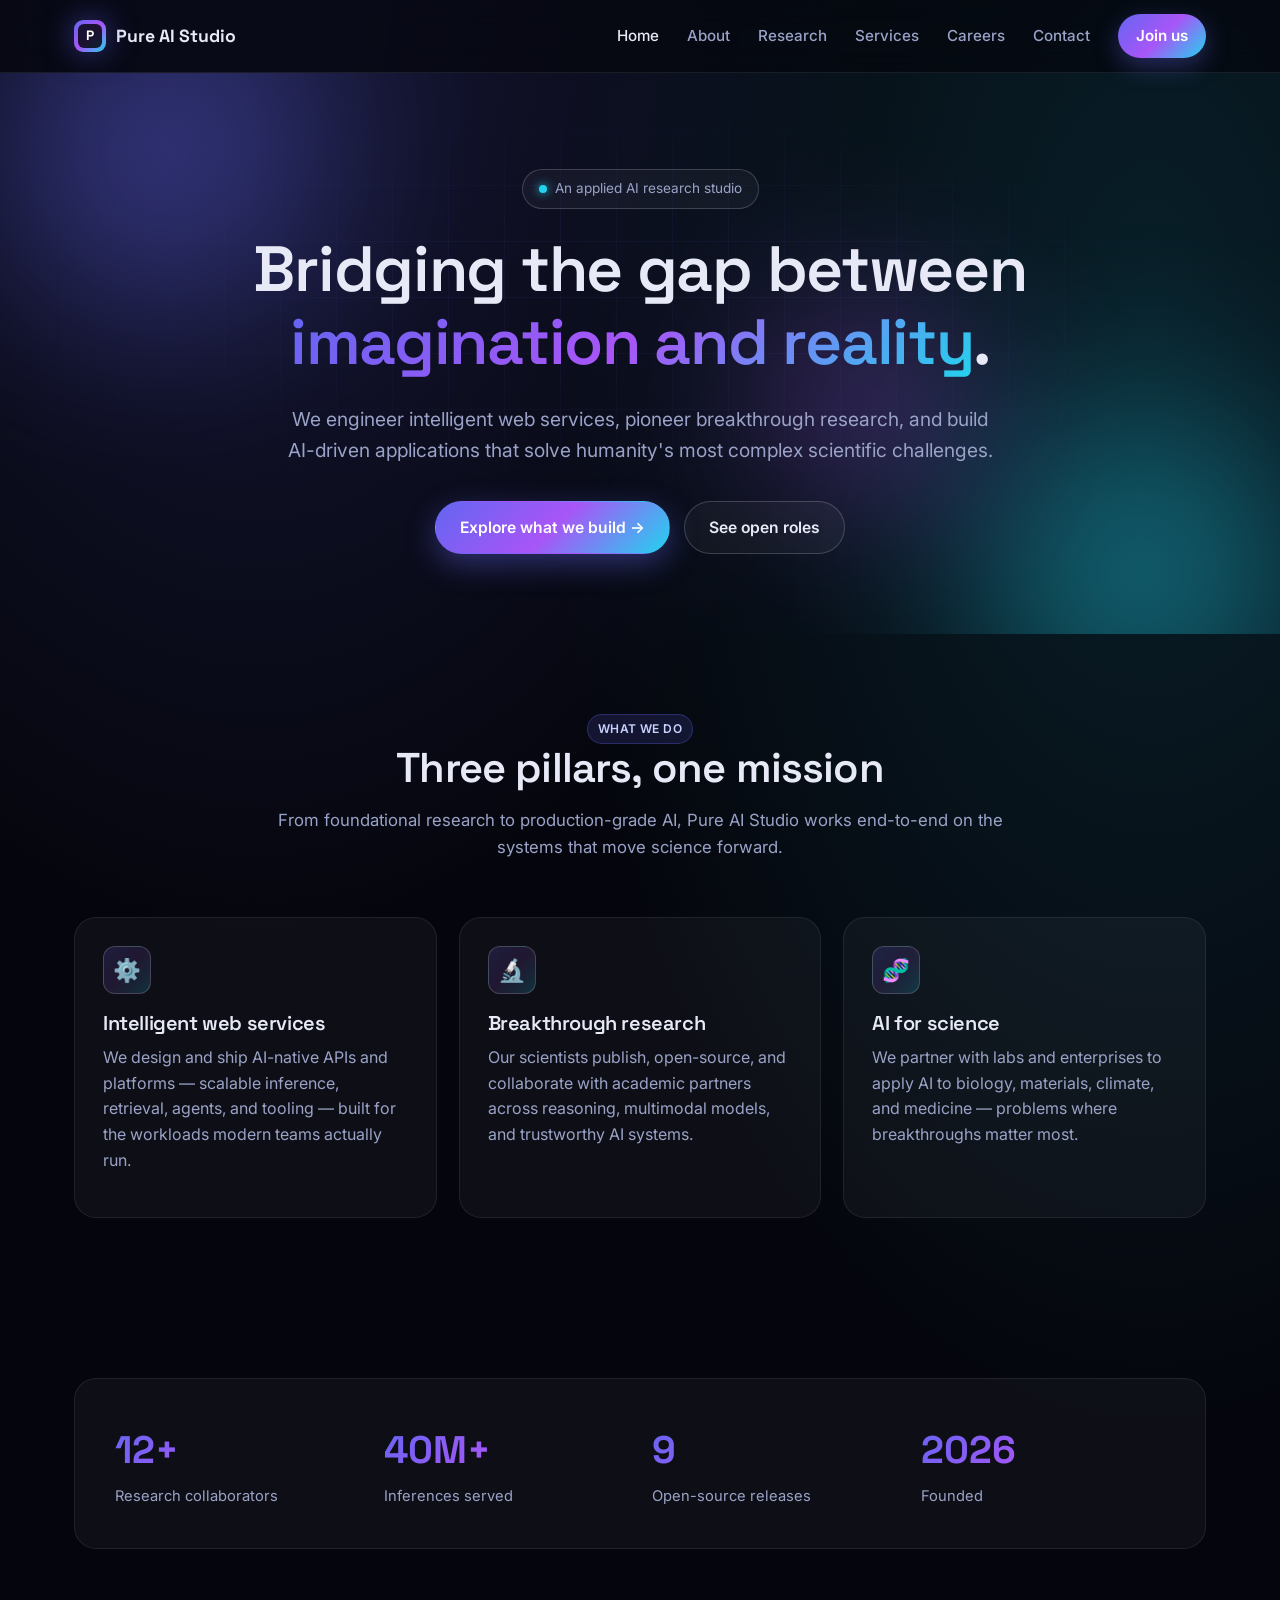
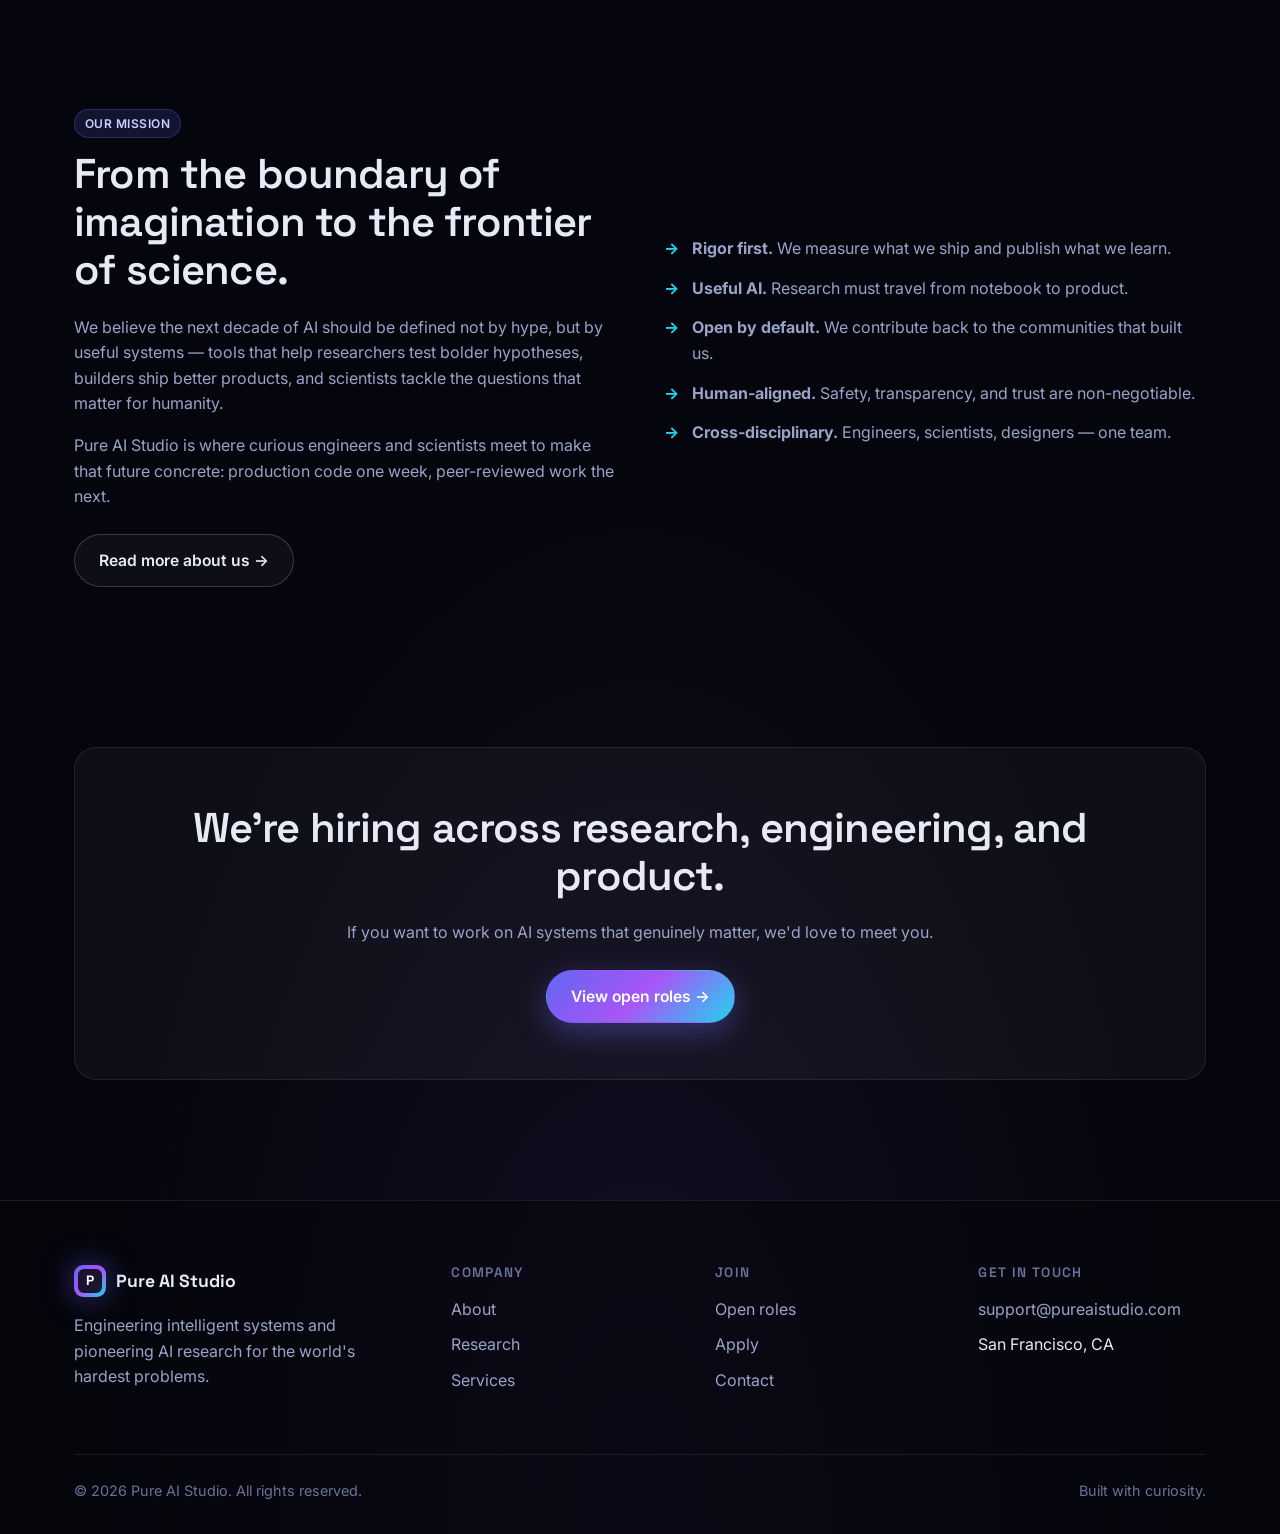
<file: index.html>
<!DOCTYPE html>
<html lang="en">
<head>
<meta charset="UTF-8" />
<meta name="viewport" content="width=device-width, initial-scale=1" />
<title>Pure AI Studio — Engineering intelligence for humanity's hardest problems</title>
<meta name="description" content="Pure AI Studio bridges the gap between imagination and reality by engineering intelligent web services, pioneering breakthrough research, and building AI-driven applications that solve humanity's most complex scientific challenges." />
<link rel="preconnect" href="https://fonts.googleapis.com">
<link rel="preconnect" href="https://fonts.gstatic.com" crossorigin>
<link href="https://fonts.googleapis.com/css2?family=Inter:wght@400;500;600;700&family=Space+Grotesk:wght@500;600;700&display=swap" rel="stylesheet">
<link rel="stylesheet" href="styles.css" />
</head>
<body>

<!-- NAV -->
<nav class="nav">
  <div class="nav-inner">
    <a class="brand" href="index.html">
      <span class="brand-logo"><span>P</span></span>
      Pure AI Studio
    </a>
    <button class="nav-toggle" aria-label="Toggle menu">☰</button>
    <div class="nav-links">
      <a href="index.html">Home</a>
      <a href="about.html">About</a>
      <a href="research.html">Research</a>
      <a href="services.html">Services</a>
      <a href="careers.html">Careers</a>
      <a href="contact.html">Contact</a>
      <a class="nav-cta" href="careers.html">Join us</a>
    </div>
  </div>
</nav>

<!-- HERO -->
<header class="hero">
  <div class="hero-grid"></div>
  <div class="hero-orb o1"></div>
  <div class="hero-orb o2"></div>
  <div class="hero-orb o3"></div>
  <div class="container hero-inner">
    <div class="eyebrow"><span class="dot"></span> An applied AI research studio</div>
    <h1>Bridging the gap between <span class="gradient-text">imagination and reality</span>.</h1>
    <p class="lead">
      We engineer intelligent web services, pioneer breakthrough research, and build
      AI-driven applications that solve humanity's most complex scientific challenges.
    </p>
    <div class="cta-row">
      <a class="btn btn-primary" href="services.html">Explore what we build →</a>
      <a class="btn btn-ghost" href="careers.html">See open roles</a>
    </div>
  </div>
</header>

<!-- WHAT WE DO -->
<section>
  <div class="container">
    <div class="section-head fade-in">
      <span class="tag">What we do</span>
      <h2>Three pillars, one mission</h2>
      <p>From foundational research to production-grade AI, Pure AI Studio works end-to-end on the systems that move science forward.</p>
    </div>

    <div class="grid cols-3">
      <article class="card fade-in">
        <div class="card-icon">⚙️</div>
        <h3>Intelligent web services</h3>
        <p>We design and ship AI-native APIs and platforms — scalable inference, retrieval, agents, and tooling — built for the workloads modern teams actually run.</p>
      </article>
      <article class="card fade-in">
        <div class="card-icon">🔬</div>
        <h3>Breakthrough research</h3>
        <p>Our scientists publish, open-source, and collaborate with academic partners across reasoning, multimodal models, and trustworthy AI systems.</p>
      </article>
      <article class="card fade-in">
        <div class="card-icon">🧬</div>
        <h3>AI for science</h3>
        <p>We partner with labs and enterprises to apply AI to biology, materials, climate, and medicine — problems where breakthroughs matter most.</p>
      </article>
    </div>
  </div>
</section>

<!-- STATS -->
<section>
  <div class="container fade-in">
    <div class="stats">
      <div>
        <div class="stat-num">12+</div>
        <div class="stat-label">Research collaborators</div>
      </div>
      <div>
        <div class="stat-num">40M+</div>
        <div class="stat-label">Inferences served</div>
      </div>
      <div>
        <div class="stat-num">9</div>
        <div class="stat-label">Open-source releases</div>
      </div>
      <div>
        <div class="stat-num">2026</div>
        <div class="stat-label">Founded</div>
      </div>
    </div>
  </div>
</section>

<!-- MISSION CALLOUT -->
<section>
  <div class="container">
    <div class="grid cols-2" style="align-items:center; gap:48px;">
      <div class="fade-in">
        <span class="tag">Our mission</span>
        <h2 style="margin-top:12px">From the boundary of imagination to the frontier of science.</h2>
        <p>
          We believe the next decade of AI should be defined not by hype, but by useful systems —
          tools that help researchers test bolder hypotheses, builders ship better products, and
          scientists tackle the questions that matter for humanity.
        </p>
        <p>
          Pure AI Studio is where curious engineers and scientists meet to make that future
          concrete: production code one week, peer-reviewed work the next.
        </p>
        <a class="btn btn-ghost" href="about.html" style="margin-top:8px">Read more about us →</a>
      </div>
      <div class="fade-in">
        <ul class="value-list">
          <li><strong>Rigor first.</strong> We measure what we ship and publish what we learn.</li>
          <li><strong>Useful AI.</strong> Research must travel from notebook to product.</li>
          <li><strong>Open by default.</strong> We contribute back to the communities that built us.</li>
          <li><strong>Human-aligned.</strong> Safety, transparency, and trust are non-negotiable.</li>
          <li><strong>Cross-disciplinary.</strong> Engineers, scientists, designers — one team.</li>
        </ul>
      </div>
    </div>
  </div>
</section>

<!-- CTA STRIP -->
<section>
  <div class="container">
    <div class="card fade-in" style="text-align:center; padding:56px 28px;">
      <h2>We're hiring across research, engineering, and product.</h2>
      <p style="max-width:600px; margin: 0 auto 24px;">
        If you want to work on AI systems that genuinely matter, we'd love to meet you.
      </p>
      <a class="btn btn-primary" href="careers.html">View open roles →</a>
    </div>
  </div>
</section>

<!-- FOOTER -->
<footer class="footer">
  <div class="container">
    <div class="footer-grid">
      <div>
        <a class="brand" href="index.html" style="margin-bottom:16px">
          <span class="brand-logo"><span>P</span></span>
          Pure AI Studio
        </a>
        <p style="margin-top:14px; max-width:340px;">Engineering intelligent systems and pioneering AI research for the world's hardest problems.</p>
      </div>
      <div>
        <h4>Company</h4>
        <ul>
          <li><a href="about.html">About</a></li>
          <li><a href="research.html">Research</a></li>
          <li><a href="services.html">Services</a></li>
        </ul>
      </div>
      <div>
        <h4>Join</h4>
        <ul>
          <li><a href="careers.html">Open roles</a></li>
          <li><a href="careers.html#apply">Apply</a></li>
          <li><a href="contact.html">Contact</a></li>
        </ul>
      </div>
      <div>
        <h4>Get in touch</h4>
        <ul>
          <li><a href="mailto:support@pureaistudio.com">support@pureaistudio.com</a></li>
          <li>San Francisco, CA</li>
        </ul>
      </div>
    </div>
    <div class="footer-bottom">
      <span>© <span id="year"></span> Pure AI Studio. All rights reserved.</span>
      <span>Built with curiosity.</span>
    </div>
  </div>
</footer>

<script src="script.js"></script>
</body>
</html>
</file>
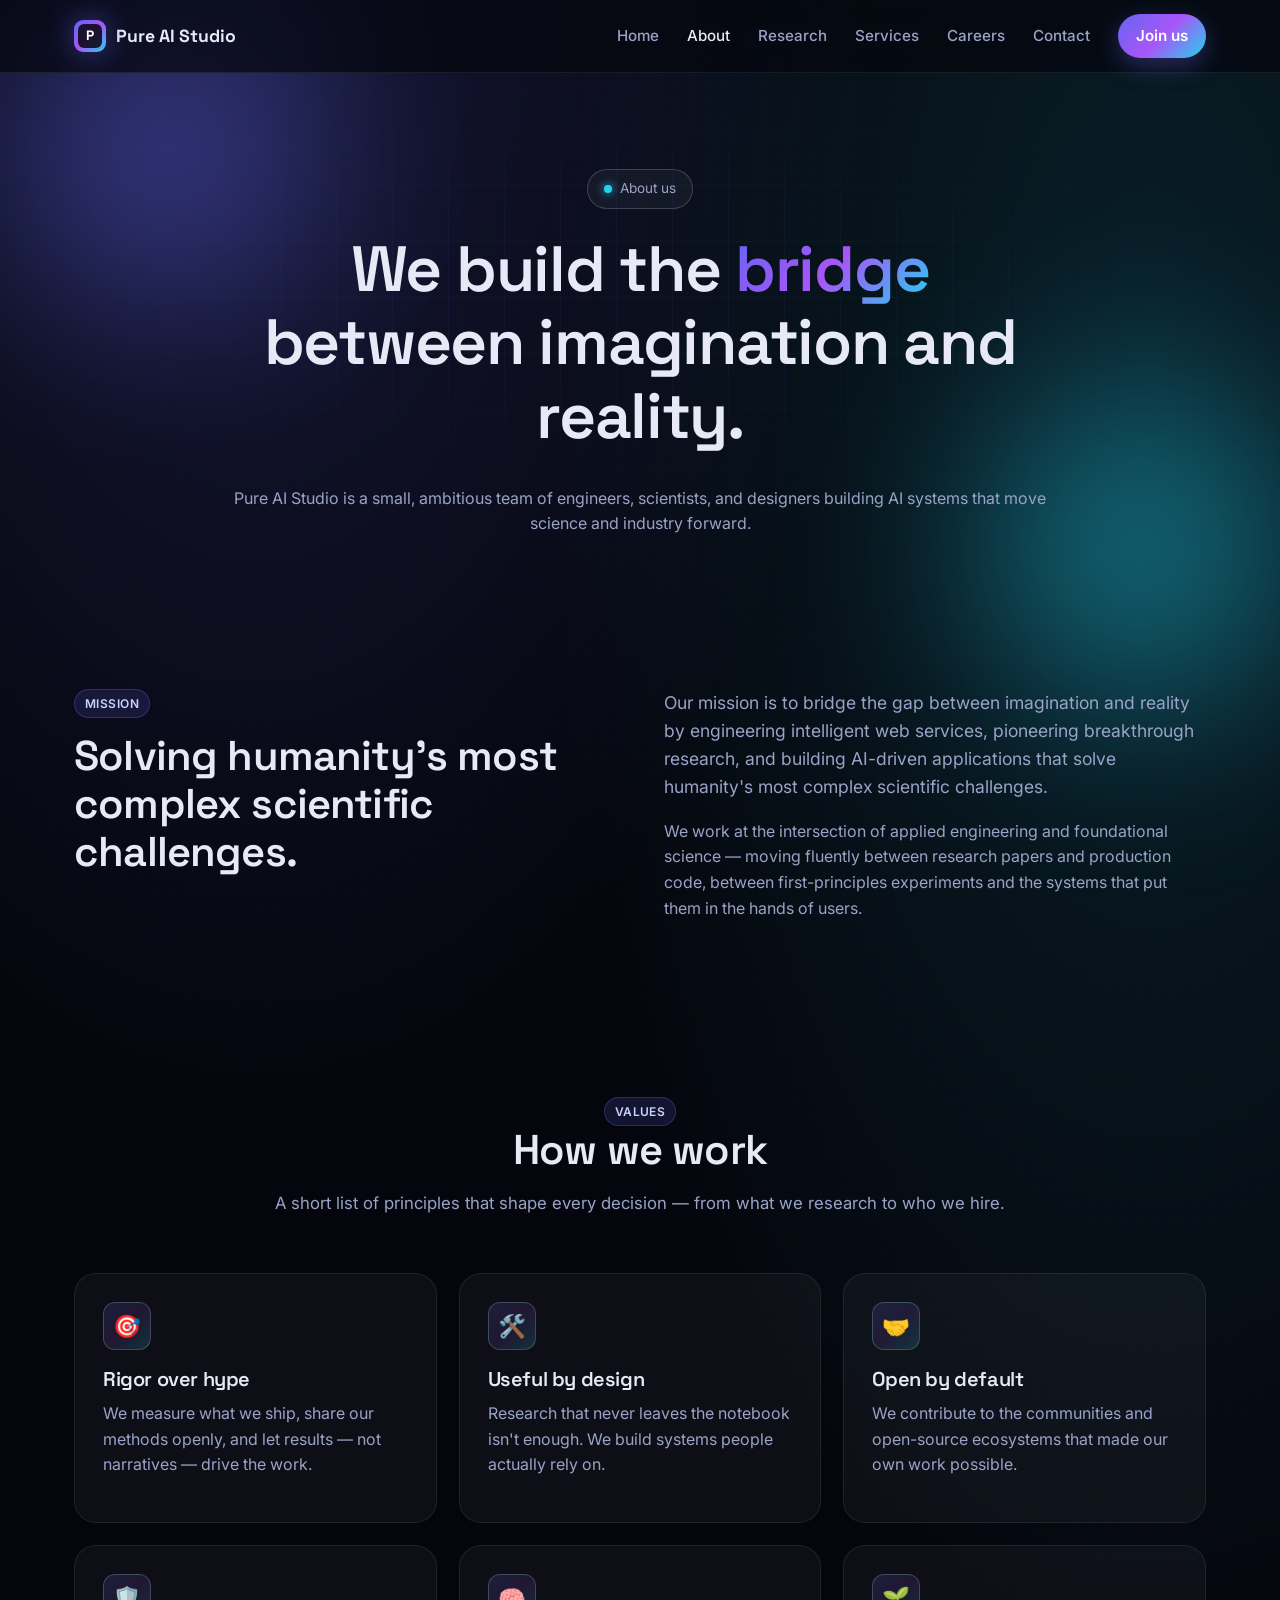
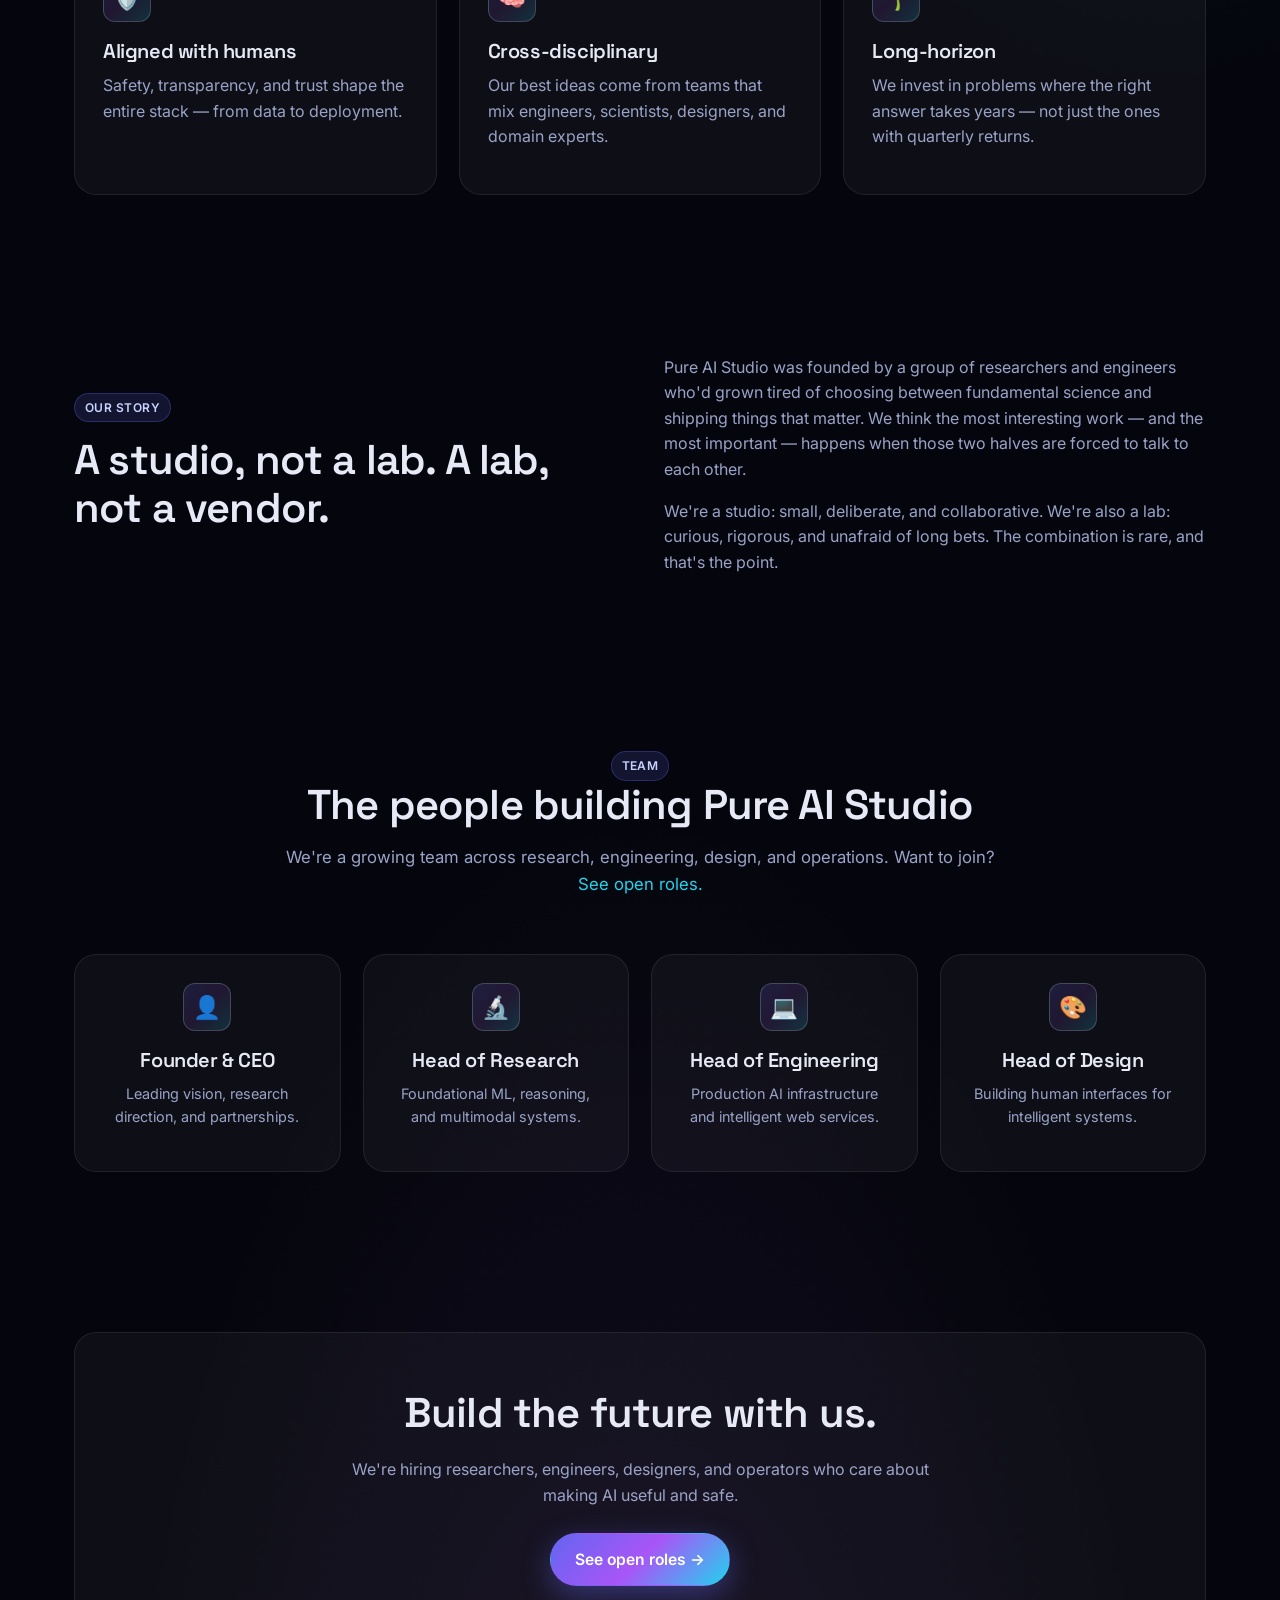
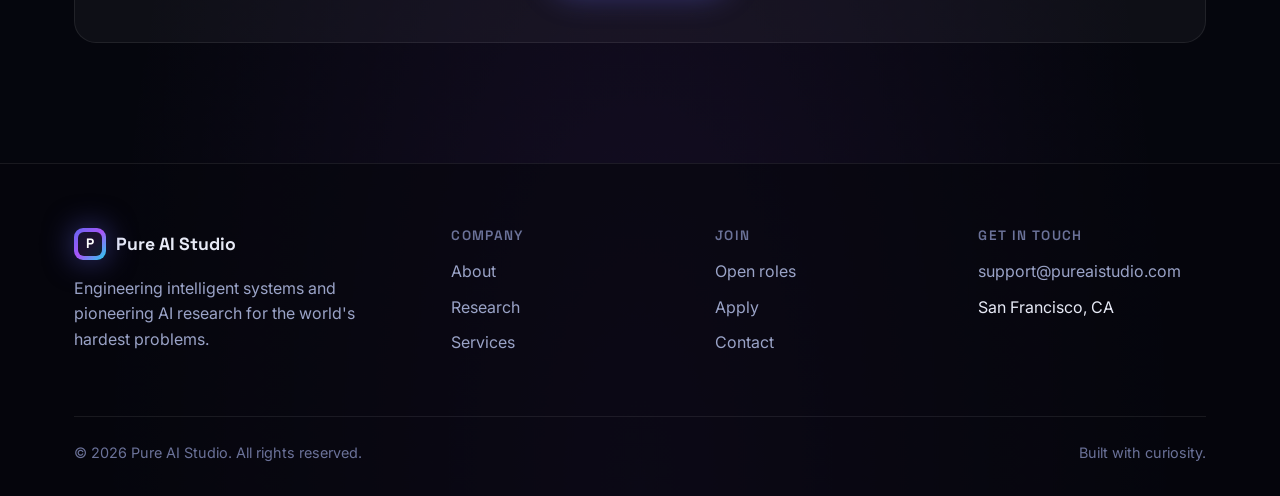
<file: about.html>
<!DOCTYPE html>
<html lang="en">
<head>
<meta charset="UTF-8" />
<meta name="viewport" content="width=device-width, initial-scale=1" />
<title>About — Pure AI Studio</title>
<meta name="description" content="Pure AI Studio is an applied AI research studio bridging imagination and reality through intelligent web services, foundational research, and AI for science." />
<link rel="preconnect" href="https://fonts.googleapis.com">
<link rel="preconnect" href="https://fonts.gstatic.com" crossorigin>
<link href="https://fonts.googleapis.com/css2?family=Inter:wght@400;500;600;700&family=Space+Grotesk:wght@500;600;700&display=swap" rel="stylesheet">
<link rel="stylesheet" href="styles.css" />
</head>
<body>

<nav class="nav">
  <div class="nav-inner">
    <a class="brand" href="index.html">
      <span class="brand-logo"><span>P</span></span>
      Pure AI Studio
    </a>
    <button class="nav-toggle" aria-label="Toggle menu">☰</button>
    <div class="nav-links">
      <a href="index.html">Home</a>
      <a href="about.html">About</a>
      <a href="research.html">Research</a>
      <a href="services.html">Services</a>
      <a href="careers.html">Careers</a>
      <a href="contact.html">Contact</a>
      <a class="nav-cta" href="careers.html">Join us</a>
    </div>
  </div>
</nav>

<header class="page-header">
  <div class="hero-grid"></div>
  <div class="hero-orb o1"></div>
  <div class="hero-orb o2"></div>
  <div class="container hero-inner">
    <div class="eyebrow"><span class="dot"></span> About us</div>
    <h1>We build the <span class="gradient-text">bridge</span> between imagination and reality.</h1>
    <p class="lead">Pure AI Studio is a small, ambitious team of engineers, scientists, and designers building AI systems that move science and industry forward.</p>
  </div>
</header>

<!-- MISSION -->
<section>
  <div class="container">
    <div class="grid cols-2" style="gap:48px; align-items:start;">
      <div class="fade-in">
        <span class="tag">Mission</span>
        <h2 style="margin-top:14px">Solving humanity's most complex scientific challenges.</h2>
      </div>
      <div class="fade-in">
        <p style="font-size:1.1rem">
          Our mission is to bridge the gap between imagination and reality by engineering intelligent
          web services, pioneering breakthrough research, and building AI-driven applications that
          solve humanity's most complex scientific challenges.
        </p>
        <p>
          We work at the intersection of applied engineering and foundational science — moving fluently
          between research papers and production code, between first-principles experiments and the
          systems that put them in the hands of users.
        </p>
      </div>
    </div>
  </div>
</section>

<!-- VALUES -->
<section>
  <div class="container">
    <div class="section-head fade-in">
      <span class="tag">Values</span>
      <h2>How we work</h2>
      <p>A short list of principles that shape every decision — from what we research to who we hire.</p>
    </div>

    <div class="grid cols-3">
      <article class="card fade-in">
        <div class="card-icon">🎯</div>
        <h3>Rigor over hype</h3>
        <p>We measure what we ship, share our methods openly, and let results — not narratives — drive the work.</p>
      </article>
      <article class="card fade-in">
        <div class="card-icon">🛠️</div>
        <h3>Useful by design</h3>
        <p>Research that never leaves the notebook isn't enough. We build systems people actually rely on.</p>
      </article>
      <article class="card fade-in">
        <div class="card-icon">🤝</div>
        <h3>Open by default</h3>
        <p>We contribute to the communities and open-source ecosystems that made our own work possible.</p>
      </article>
      <article class="card fade-in">
        <div class="card-icon">🛡️</div>
        <h3>Aligned with humans</h3>
        <p>Safety, transparency, and trust shape the entire stack — from data to deployment.</p>
      </article>
      <article class="card fade-in">
        <div class="card-icon">🧠</div>
        <h3>Cross-disciplinary</h3>
        <p>Our best ideas come from teams that mix engineers, scientists, designers, and domain experts.</p>
      </article>
      <article class="card fade-in">
        <div class="card-icon">🌱</div>
        <h3>Long-horizon</h3>
        <p>We invest in problems where the right answer takes years — not just the ones with quarterly returns.</p>
      </article>
    </div>
  </div>
</section>

<!-- STORY -->
<section>
  <div class="container">
    <div class="grid cols-2" style="gap:48px; align-items:center;">
      <div class="fade-in">
        <span class="tag">Our story</span>
        <h2 style="margin-top:14px">A studio, not a lab. A lab, not a vendor.</h2>
      </div>
      <div class="fade-in">
        <p>
          Pure AI Studio was founded by a group of researchers and engineers who'd grown tired of
          choosing between fundamental science and shipping things that matter. We think the most
          interesting work — and the most important — happens when those two halves are forced to
          talk to each other.
        </p>
        <p>
          We're a studio: small, deliberate, and collaborative. We're also a lab: curious, rigorous,
          and unafraid of long bets. The combination is rare, and that's the point.
        </p>
      </div>
    </div>
  </div>
</section>

<!-- TEAM PLACEHOLDER -->
<section>
  <div class="container">
    <div class="section-head fade-in">
      <span class="tag">Team</span>
      <h2>The people building Pure AI Studio</h2>
      <p>We're a growing team across research, engineering, design, and operations. Want to join? <a href="careers.html">See open roles.</a></p>
    </div>

    <div class="grid cols-4">
      <article class="card fade-in" style="text-align:center;">
        <div class="card-icon" style="margin:0 auto 18px;">👤</div>
        <h3>Founder & CEO</h3>
        <p style="font-size:0.9rem">Leading vision, research direction, and partnerships.</p>
      </article>
      <article class="card fade-in" style="text-align:center;">
        <div class="card-icon" style="margin:0 auto 18px;">🔬</div>
        <h3>Head of Research</h3>
        <p style="font-size:0.9rem">Foundational ML, reasoning, and multimodal systems.</p>
      </article>
      <article class="card fade-in" style="text-align:center;">
        <div class="card-icon" style="margin:0 auto 18px;">💻</div>
        <h3>Head of Engineering</h3>
        <p style="font-size:0.9rem">Production AI infrastructure and intelligent web services.</p>
      </article>
      <article class="card fade-in" style="text-align:center;">
        <div class="card-icon" style="margin:0 auto 18px;">🎨</div>
        <h3>Head of Design</h3>
        <p style="font-size:0.9rem">Building human interfaces for intelligent systems.</p>
      </article>
    </div>
  </div>
</section>

<!-- CTA -->
<section>
  <div class="container">
    <div class="card fade-in" style="text-align:center; padding:56px 28px;">
      <h2>Build the future with us.</h2>
      <p style="max-width:600px; margin: 0 auto 24px;">
        We're hiring researchers, engineers, designers, and operators who care about making AI useful and safe.
      </p>
      <a class="btn btn-primary" href="careers.html">See open roles →</a>
    </div>
  </div>
</section>

<footer class="footer">
  <div class="container">
    <div class="footer-grid">
      <div>
        <a class="brand" href="index.html" style="margin-bottom:16px">
          <span class="brand-logo"><span>P</span></span>
          Pure AI Studio
        </a>
        <p style="margin-top:14px; max-width:340px;">Engineering intelligent systems and pioneering AI research for the world's hardest problems.</p>
      </div>
      <div>
        <h4>Company</h4>
        <ul>
          <li><a href="about.html">About</a></li>
          <li><a href="research.html">Research</a></li>
          <li><a href="services.html">Services</a></li>
        </ul>
      </div>
      <div>
        <h4>Join</h4>
        <ul>
          <li><a href="careers.html">Open roles</a></li>
          <li><a href="careers.html#apply">Apply</a></li>
          <li><a href="contact.html">Contact</a></li>
        </ul>
      </div>
      <div>
        <h4>Get in touch</h4>
        <ul>
          <li><a href="mailto:support@pureaistudio.com">support@pureaistudio.com</a></li>
          <li>San Francisco, CA</li>
        </ul>
      </div>
    </div>
    <div class="footer-bottom">
      <span>© <span id="year"></span> Pure AI Studio. All rights reserved.</span>
      <span>Built with curiosity.</span>
    </div>
  </div>
</footer>

<script src="script.js"></script>
</body>
</html>
</file>
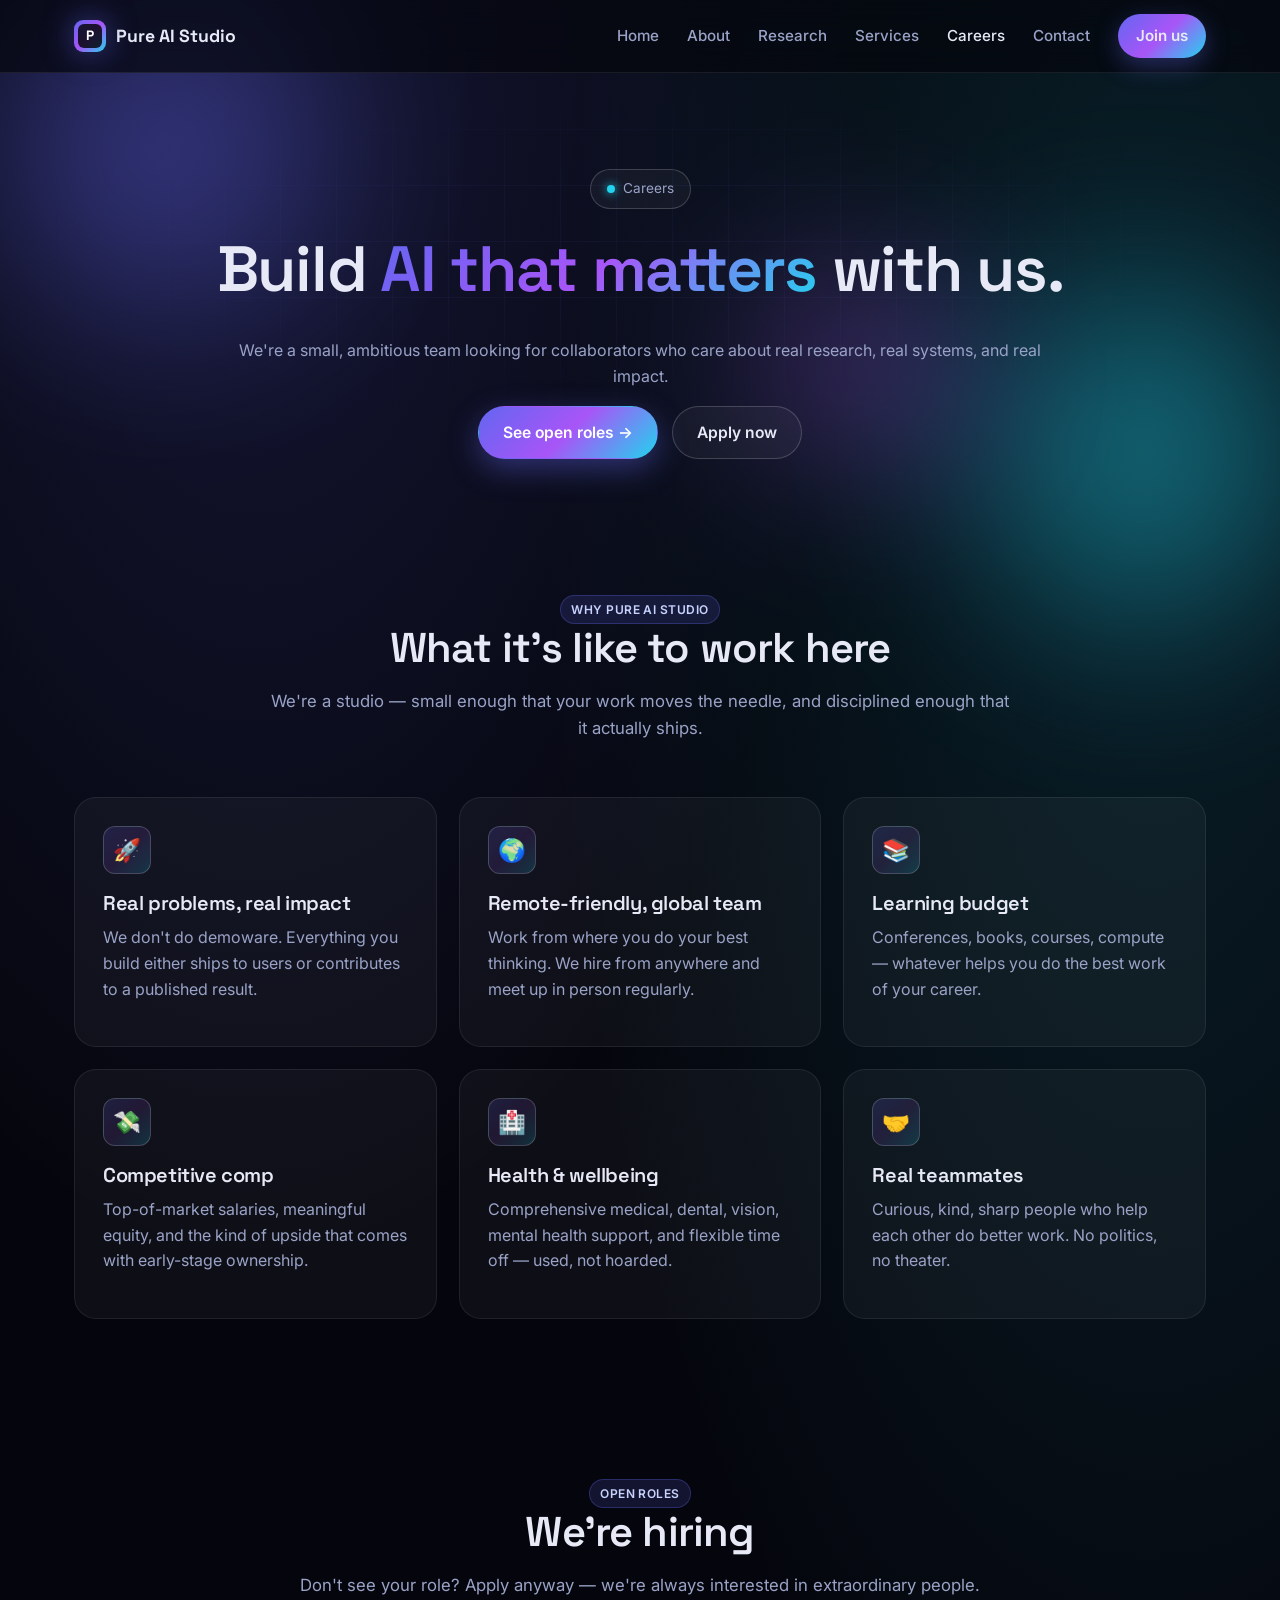
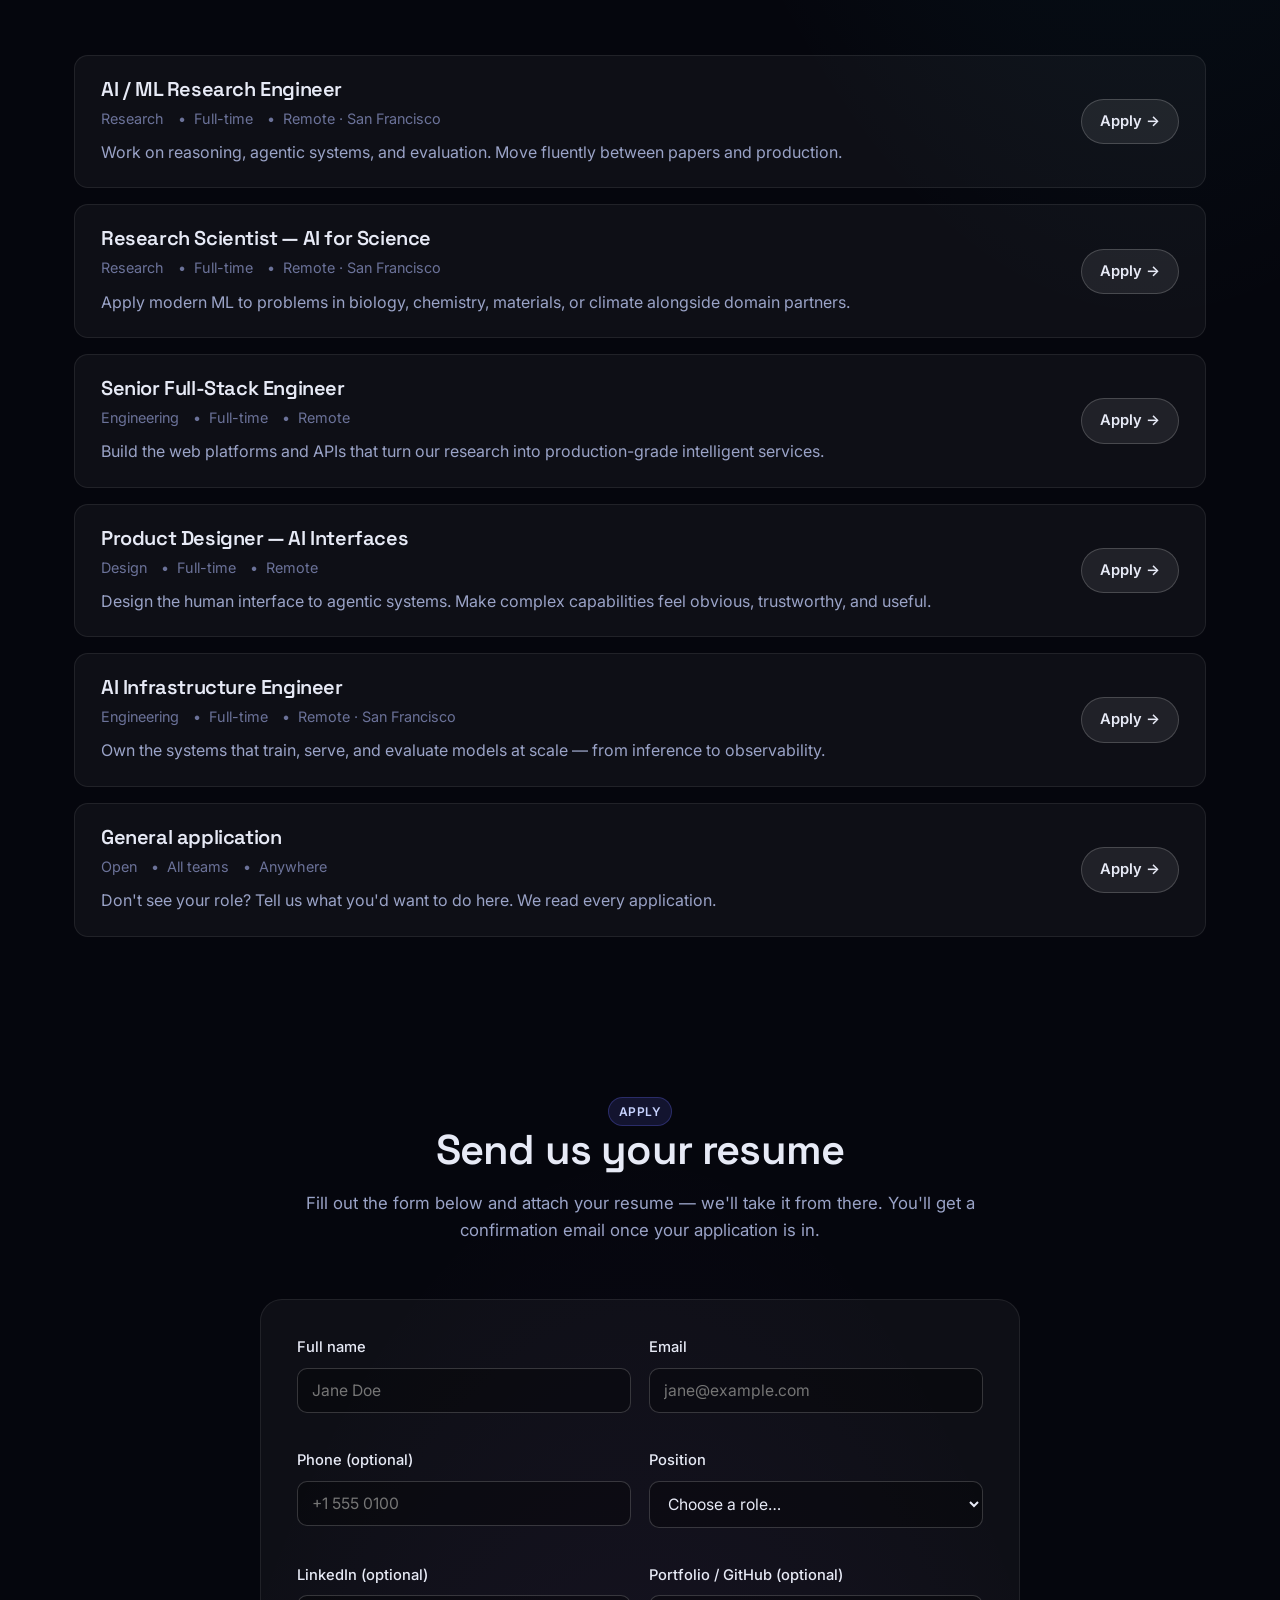
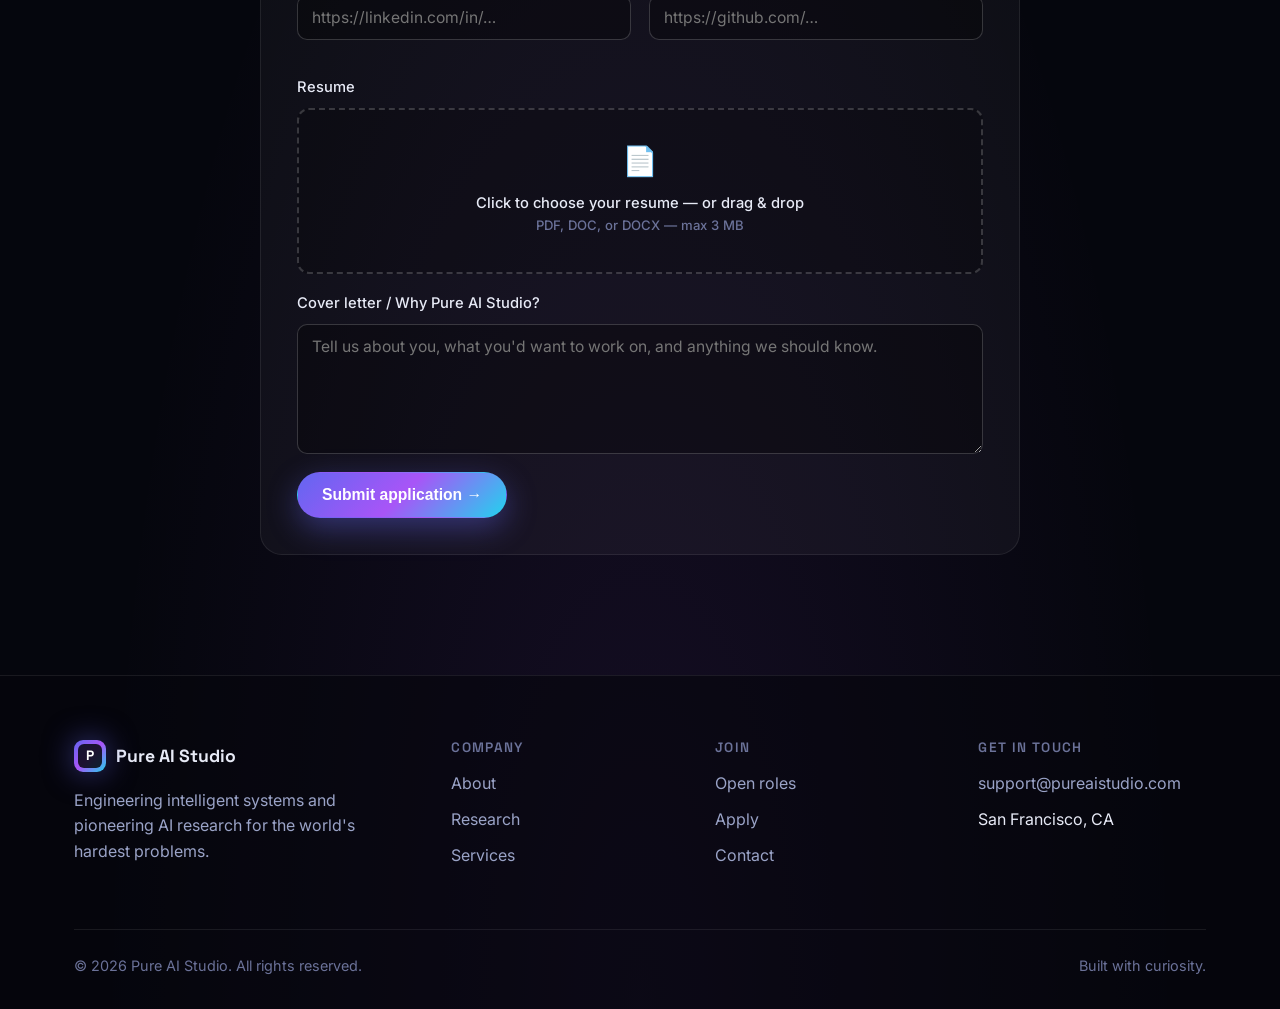
<file: careers.html>
<!DOCTYPE html>
<html lang="en">
<head>
<meta charset="UTF-8" />
<meta name="viewport" content="width=device-width, initial-scale=1" />
<title>Careers — Pure AI Studio</title>
<meta name="description" content="Join Pure AI Studio. We're hiring researchers, engineers, designers, and operators to build AI that solves real scientific problems." />
<link rel="preconnect" href="https://fonts.googleapis.com">
<link rel="preconnect" href="https://fonts.gstatic.com" crossorigin>
<link href="https://fonts.googleapis.com/css2?family=Inter:wght@400;500;600;700&family=Space+Grotesk:wght@500;600;700&display=swap" rel="stylesheet">
<link rel="stylesheet" href="styles.css" />
</head>
<body>

<nav class="nav">
  <div class="nav-inner">
    <a class="brand" href="index.html">
      <span class="brand-logo"><span>P</span></span>
      Pure AI Studio
    </a>
    <button class="nav-toggle" aria-label="Toggle menu">☰</button>
    <div class="nav-links">
      <a href="index.html">Home</a>
      <a href="about.html">About</a>
      <a href="research.html">Research</a>
      <a href="services.html">Services</a>
      <a href="careers.html">Careers</a>
      <a href="contact.html">Contact</a>
      <a class="nav-cta" href="careers.html">Join us</a>
    </div>
  </div>
</nav>

<header class="page-header">
  <div class="hero-grid"></div>
  <div class="hero-orb o1"></div>
  <div class="hero-orb o2"></div>
  <div class="hero-orb o3"></div>
  <div class="container hero-inner">
    <div class="eyebrow"><span class="dot"></span> Careers</div>
    <h1>Build <span class="gradient-text">AI that matters</span> with us.</h1>
    <p class="lead">We're a small, ambitious team looking for collaborators who care about real research, real systems, and real impact.</p>
    <div class="cta-row">
      <a class="btn btn-primary" href="#openings">See open roles →</a>
      <a class="btn btn-ghost" href="#apply">Apply now</a>
    </div>
  </div>
</header>

<!-- WHY -->
<section>
  <div class="container">
    <div class="section-head fade-in">
      <span class="tag">Why Pure AI Studio</span>
      <h2>What it's like to work here</h2>
      <p>We're a studio — small enough that your work moves the needle, and disciplined enough that it actually ships.</p>
    </div>

    <div class="grid cols-3">
      <article class="card fade-in">
        <div class="card-icon">🚀</div>
        <h3>Real problems, real impact</h3>
        <p>We don't do demoware. Everything you build either ships to users or contributes to a published result.</p>
      </article>
      <article class="card fade-in">
        <div class="card-icon">🌍</div>
        <h3>Remote-friendly, global team</h3>
        <p>Work from where you do your best thinking. We hire from anywhere and meet up in person regularly.</p>
      </article>
      <article class="card fade-in">
        <div class="card-icon">📚</div>
        <h3>Learning budget</h3>
        <p>Conferences, books, courses, compute — whatever helps you do the best work of your career.</p>
      </article>
      <article class="card fade-in">
        <div class="card-icon">💸</div>
        <h3>Competitive comp</h3>
        <p>Top-of-market salaries, meaningful equity, and the kind of upside that comes with early-stage ownership.</p>
      </article>
      <article class="card fade-in">
        <div class="card-icon">🏥</div>
        <h3>Health & wellbeing</h3>
        <p>Comprehensive medical, dental, vision, mental health support, and flexible time off — used, not hoarded.</p>
      </article>
      <article class="card fade-in">
        <div class="card-icon">🤝</div>
        <h3>Real teammates</h3>
        <p>Curious, kind, sharp people who help each other do better work. No politics, no theater.</p>
      </article>
    </div>
  </div>
</section>

<!-- OPENINGS -->
<section id="openings">
  <div class="container">
    <div class="section-head fade-in">
      <span class="tag">Open roles</span>
      <h2>We're hiring</h2>
      <p>Don't see your role? Apply anyway — we're always interested in extraordinary people.</p>
    </div>

    <div class="jobs">
      <article class="job fade-in">
        <div>
          <h3>AI / ML Research Engineer</h3>
          <div class="job-meta">
            <span>Research</span>
            <span>Full-time</span>
            <span>Remote · San Francisco</span>
          </div>
          <p style="margin-top:10px; margin-bottom:0;">Work on reasoning, agentic systems, and evaluation. Move fluently between papers and production.</p>
        </div>
        <a class="job-apply" href="?role=AI%20%2F%20ML%20Research%20Engineer#apply">Apply →</a>
      </article>

      <article class="job fade-in">
        <div>
          <h3>Research Scientist — AI for Science</h3>
          <div class="job-meta">
            <span>Research</span>
            <span>Full-time</span>
            <span>Remote · San Francisco</span>
          </div>
          <p style="margin-top:10px; margin-bottom:0;">Apply modern ML to problems in biology, chemistry, materials, or climate alongside domain partners.</p>
        </div>
        <a class="job-apply" href="?role=Research%20Scientist%20%E2%80%94%20AI%20for%20Science#apply">Apply →</a>
      </article>

      <article class="job fade-in">
        <div>
          <h3>Senior Full-Stack Engineer</h3>
          <div class="job-meta">
            <span>Engineering</span>
            <span>Full-time</span>
            <span>Remote</span>
          </div>
          <p style="margin-top:10px; margin-bottom:0;">Build the web platforms and APIs that turn our research into production-grade intelligent services.</p>
        </div>
        <a class="job-apply" href="?role=Senior%20Full-Stack%20Engineer#apply">Apply →</a>
      </article>

      <article class="job fade-in">
        <div>
          <h3>Product Designer — AI Interfaces</h3>
          <div class="job-meta">
            <span>Design</span>
            <span>Full-time</span>
            <span>Remote</span>
          </div>
          <p style="margin-top:10px; margin-bottom:0;">Design the human interface to agentic systems. Make complex capabilities feel obvious, trustworthy, and useful.</p>
        </div>
        <a class="job-apply" href="?role=Product%20Designer%20%E2%80%94%20AI%20Interfaces#apply">Apply →</a>
      </article>

      <article class="job fade-in">
        <div>
          <h3>AI Infrastructure Engineer</h3>
          <div class="job-meta">
            <span>Engineering</span>
            <span>Full-time</span>
            <span>Remote · San Francisco</span>
          </div>
          <p style="margin-top:10px; margin-bottom:0;">Own the systems that train, serve, and evaluate models at scale — from inference to observability.</p>
        </div>
        <a class="job-apply" href="?role=AI%20Infrastructure%20Engineer#apply">Apply →</a>
      </article>

      <article class="job fade-in">
        <div>
          <h3>General application</h3>
          <div class="job-meta">
            <span>Open</span>
            <span>All teams</span>
            <span>Anywhere</span>
          </div>
          <p style="margin-top:10px; margin-bottom:0;">Don't see your role? Tell us what you'd want to do here. We read every application.</p>
        </div>
        <a class="job-apply" href="?role=General%20application#apply">Apply →</a>
      </article>
    </div>
  </div>
</section>

<!-- APPLY -->
<section id="apply">
  <div class="container">
    <div class="section-head fade-in">
      <span class="tag">Apply</span>
      <h2>Send us your resume</h2>
      <p>Fill out the form below and attach your resume — we'll take it from there. You'll get a confirmation email once your application is in.</p>
    </div>

    <div class="form fade-in" style="max-width:760px; margin: 0 auto;">

      <div id="apply-success" class="success-banner">
        Application submitted! Check your inbox for a confirmation email.
      </div>

      <form id="apply-form" novalidate>
        <div class="form-row">
          <div class="field">
            <label for="name">Full name</label>
            <input id="name" name="name" type="text" placeholder="Jane Doe" required />
          </div>
          <div class="field">
            <label for="email">Email</label>
            <input id="email" name="email" type="email" placeholder="jane@example.com" required />
          </div>
        </div>

        <div class="form-row">
          <div class="field">
            <label for="phone">Phone (optional)</label>
            <input id="phone" name="phone" type="tel" placeholder="+1 555 0100" />
          </div>
          <div class="field">
            <label for="position">Position</label>
            <select id="position" name="position" required>
              <option value="" disabled selected>Choose a role…</option>
              <option>AI / ML Research Engineer</option>
              <option>Research Scientist — AI for Science</option>
              <option>Senior Full-Stack Engineer</option>
              <option>Product Designer — AI Interfaces</option>
              <option>AI Infrastructure Engineer</option>
              <option>General application</option>
            </select>
          </div>
        </div>

        <div class="form-row">
          <div class="field">
            <label for="linkedin">LinkedIn (optional)</label>
            <input id="linkedin" name="linkedin" type="url" placeholder="https://linkedin.com/in/…" />
          </div>
          <div class="field">
            <label for="portfolio">Portfolio / GitHub (optional)</label>
            <input id="portfolio" name="portfolio" type="url" placeholder="https://github.com/…" />
          </div>
        </div>

        <div class="field">
          <label>Resume</label>
          <label class="file-drop" for="resume">
            <div class="file-icon">📄</div>
            <div>Click to choose your resume — or drag & drop</div>
            <div class="hint">PDF, DOC, or DOCX — max 3 MB</div>
            <input id="resume" name="resume" type="file" accept=".pdf,.doc,.docx,application/pdf,application/msword,application/vnd.openxmlformats-officedocument.wordprocessingml.document" required />
            <div class="file-name"></div>
          </label>
        </div>

        <div class="field">
          <label for="coverLetter">Cover letter / Why Pure AI Studio?</label>
          <textarea id="coverLetter" name="coverLetter" placeholder="Tell us about you, what you'd want to work on, and anything we should know."></textarea>
        </div>

        <button class="btn btn-primary" type="submit">Submit application →</button>
      </form>
    </div>
  </div>
</section>

<footer class="footer">
  <div class="container">
    <div class="footer-grid">
      <div>
        <a class="brand" href="index.html" style="margin-bottom:16px">
          <span class="brand-logo"><span>P</span></span>
          Pure AI Studio
        </a>
        <p style="margin-top:14px; max-width:340px;">Engineering intelligent systems and pioneering AI research for the world's hardest problems.</p>
      </div>
      <div>
        <h4>Company</h4>
        <ul>
          <li><a href="about.html">About</a></li>
          <li><a href="research.html">Research</a></li>
          <li><a href="services.html">Services</a></li>
        </ul>
      </div>
      <div>
        <h4>Join</h4>
        <ul>
          <li><a href="careers.html">Open roles</a></li>
          <li><a href="careers.html#apply">Apply</a></li>
          <li><a href="contact.html">Contact</a></li>
        </ul>
      </div>
      <div>
        <h4>Get in touch</h4>
        <ul>
          <li><a href="mailto:support@pureaistudio.com">support@pureaistudio.com</a></li>
          <li>San Francisco, CA</li>
        </ul>
      </div>
    </div>
    <div class="footer-bottom">
      <span>© <span id="year"></span> Pure AI Studio. All rights reserved.</span>
      <span>Built with curiosity.</span>
    </div>
  </div>
</footer>

<script src="script.js"></script>
</body>
</html>
</file>
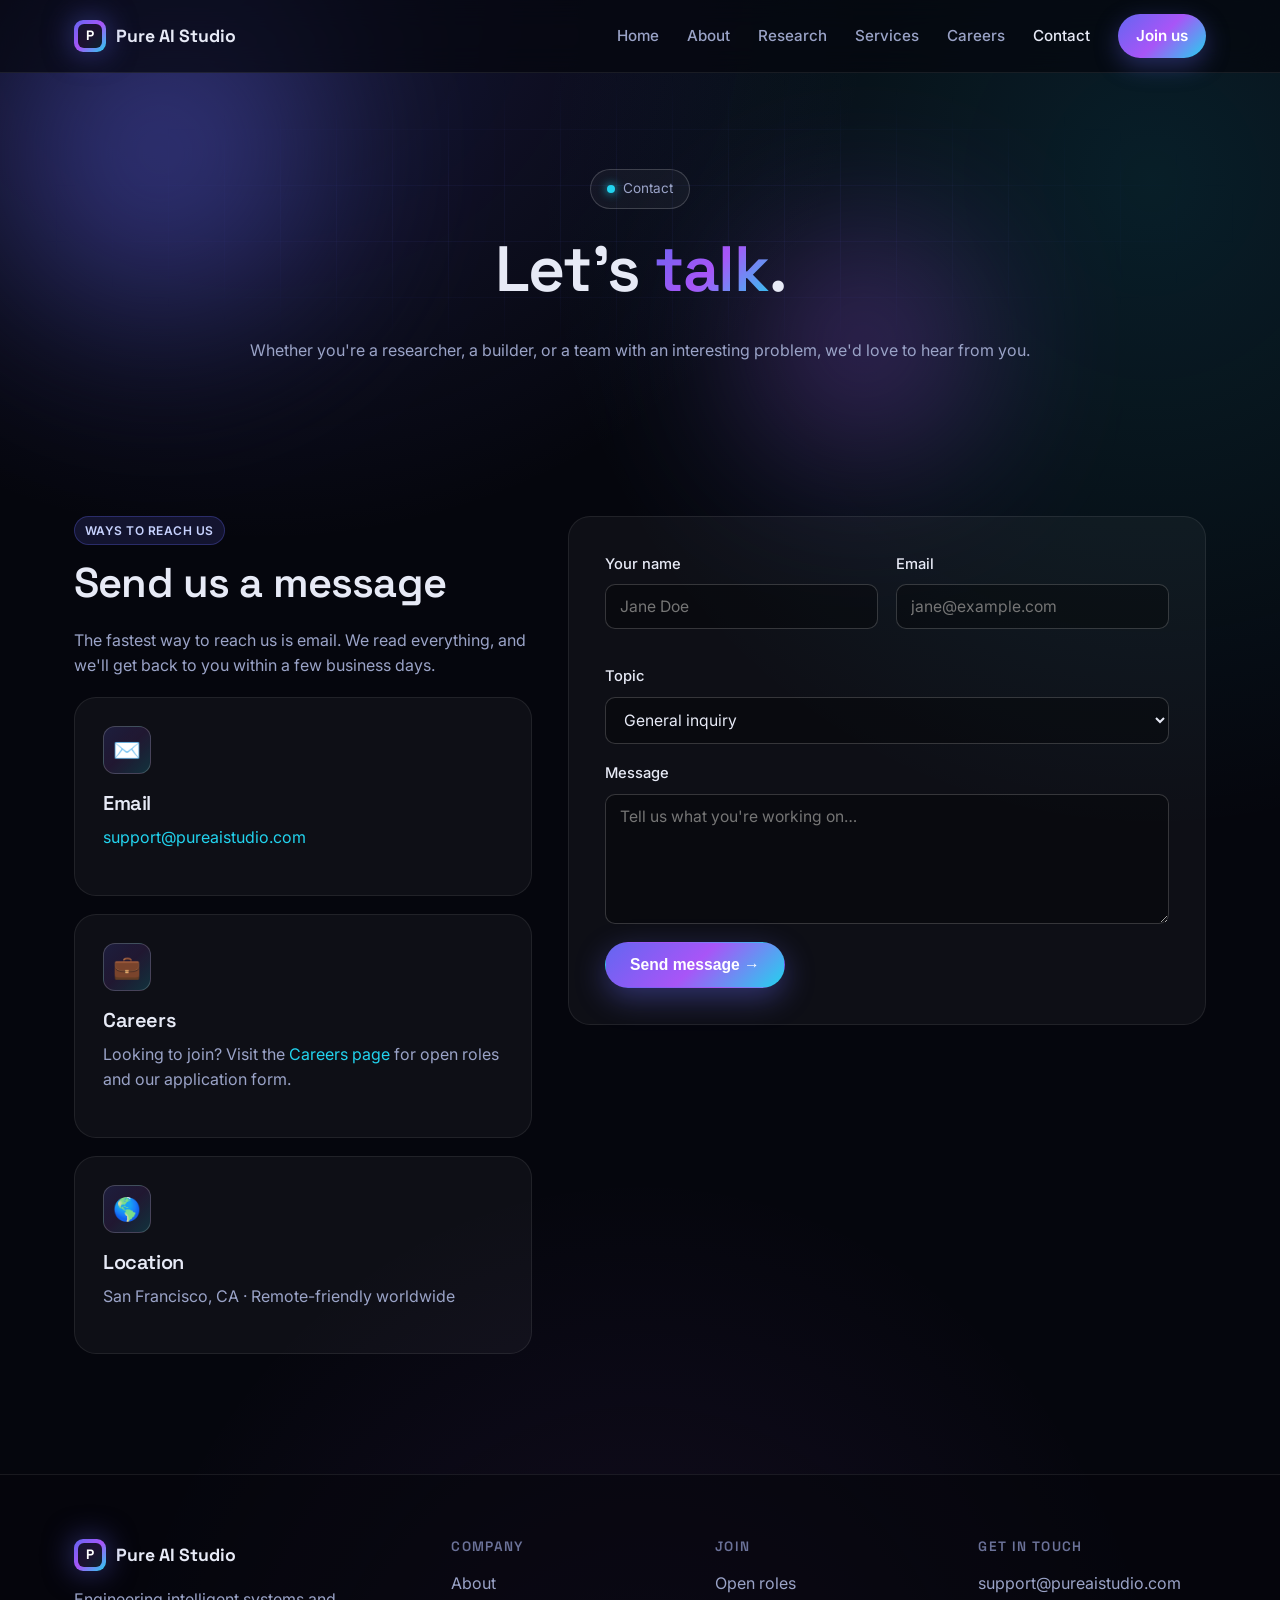
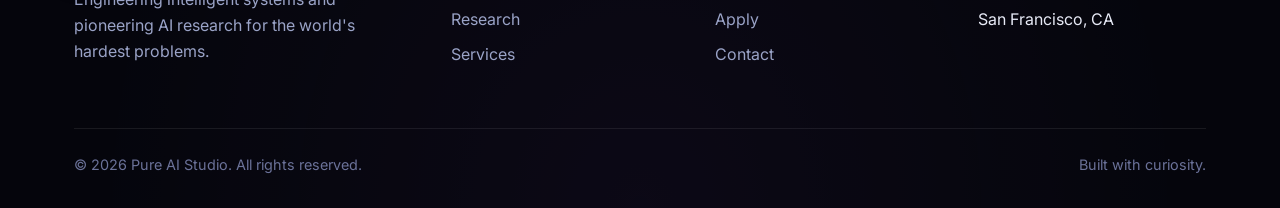
<file: contact.html>
<!DOCTYPE html>
<html lang="en">
<head>
<meta charset="UTF-8" />
<meta name="viewport" content="width=device-width, initial-scale=1" />
<title>Contact — Pure AI Studio</title>
<meta name="description" content="Get in touch with Pure AI Studio about partnerships, research collaborations, services, or careers." />
<link rel="preconnect" href="https://fonts.googleapis.com">
<link rel="preconnect" href="https://fonts.gstatic.com" crossorigin>
<link href="https://fonts.googleapis.com/css2?family=Inter:wght@400;500;600;700&family=Space+Grotesk:wght@500;600;700&display=swap" rel="stylesheet">
<link rel="stylesheet" href="styles.css" />
</head>
<body>

<nav class="nav">
  <div class="nav-inner">
    <a class="brand" href="index.html">
      <span class="brand-logo"><span>P</span></span>
      Pure AI Studio
    </a>
    <button class="nav-toggle" aria-label="Toggle menu">☰</button>
    <div class="nav-links">
      <a href="index.html">Home</a>
      <a href="about.html">About</a>
      <a href="research.html">Research</a>
      <a href="services.html">Services</a>
      <a href="careers.html">Careers</a>
      <a href="contact.html">Contact</a>
      <a class="nav-cta" href="careers.html">Join us</a>
    </div>
  </div>
</nav>

<header class="page-header">
  <div class="hero-grid"></div>
  <div class="hero-orb o1"></div>
  <div class="hero-orb o3"></div>
  <div class="container hero-inner">
    <div class="eyebrow"><span class="dot"></span> Contact</div>
    <h1>Let's <span class="gradient-text">talk</span>.</h1>
    <p class="lead">Whether you're a researcher, a builder, or a team with an interesting problem, we'd love to hear from you.</p>
  </div>
</header>

<section>
  <div class="container">
    <div class="grid cols-2" style="gap:36px; align-items:start;">
      <div class="fade-in">
        <span class="tag">Ways to reach us</span>
        <h2 style="margin-top:14px">Send us a message</h2>
        <p>The fastest way to reach us is email. We read everything, and we'll get back to you within a few business days.</p>

        <div class="card" style="margin-top:18px;">
          <div class="card-icon">✉️</div>
          <h3>Email</h3>
          <p><a href="mailto:support@pureaistudio.com">support@pureaistudio.com</a></p>
        </div>

        <div class="card" style="margin-top:18px;">
          <div class="card-icon">💼</div>
          <h3>Careers</h3>
          <p>Looking to join? Visit the <a href="careers.html">Careers page</a> for open roles and our application form.</p>
        </div>

        <div class="card" style="margin-top:18px;">
          <div class="card-icon">🌎</div>
          <h3>Location</h3>
          <p>San Francisco, CA · Remote-friendly worldwide</p>
        </div>
      </div>

      <div class="fade-in">
        <div class="form">
          <div id="contact-success" class="success-banner">
            Your email draft is ready in your default email client. Hit send when you're happy with it.
          </div>

          <form id="contact-form" novalidate>
            <div class="form-row">
              <div class="field">
                <label for="cname">Your name</label>
                <input id="cname" name="name" type="text" placeholder="Jane Doe" required />
              </div>
              <div class="field">
                <label for="cemail">Email</label>
                <input id="cemail" name="email" type="email" placeholder="jane@example.com" required />
              </div>
            </div>

            <div class="field">
              <label for="ctopic">Topic</label>
              <select id="ctopic" name="topic" required>
                <option>General inquiry</option>
                <option>Partnership / collaboration</option>
                <option>Services / engagement</option>
                <option>Research</option>
                <option>Press</option>
                <option>Other</option>
              </select>
            </div>

            <div class="field">
              <label for="cmsg">Message</label>
              <textarea id="cmsg" name="message" placeholder="Tell us what you're working on…" required></textarea>
            </div>

            <button class="btn btn-primary" type="submit">Send message →</button>
          </form>
        </div>
      </div>
    </div>
  </div>
</section>

<footer class="footer">
  <div class="container">
    <div class="footer-grid">
      <div>
        <a class="brand" href="index.html" style="margin-bottom:16px">
          <span class="brand-logo"><span>P</span></span>
          Pure AI Studio
        </a>
        <p style="margin-top:14px; max-width:340px;">Engineering intelligent systems and pioneering AI research for the world's hardest problems.</p>
      </div>
      <div>
        <h4>Company</h4>
        <ul>
          <li><a href="about.html">About</a></li>
          <li><a href="research.html">Research</a></li>
          <li><a href="services.html">Services</a></li>
        </ul>
      </div>
      <div>
        <h4>Join</h4>
        <ul>
          <li><a href="careers.html">Open roles</a></li>
          <li><a href="careers.html#apply">Apply</a></li>
          <li><a href="contact.html">Contact</a></li>
        </ul>
      </div>
      <div>
        <h4>Get in touch</h4>
        <ul>
          <li><a href="mailto:support@pureaistudio.com">support@pureaistudio.com</a></li>
          <li>San Francisco, CA</li>
        </ul>
      </div>
    </div>
    <div class="footer-bottom">
      <span>© <span id="year"></span> Pure AI Studio. All rights reserved.</span>
      <span>Built with curiosity.</span>
    </div>
  </div>
</footer>

<script src="script.js"></script>
</body>
</html>
</file>
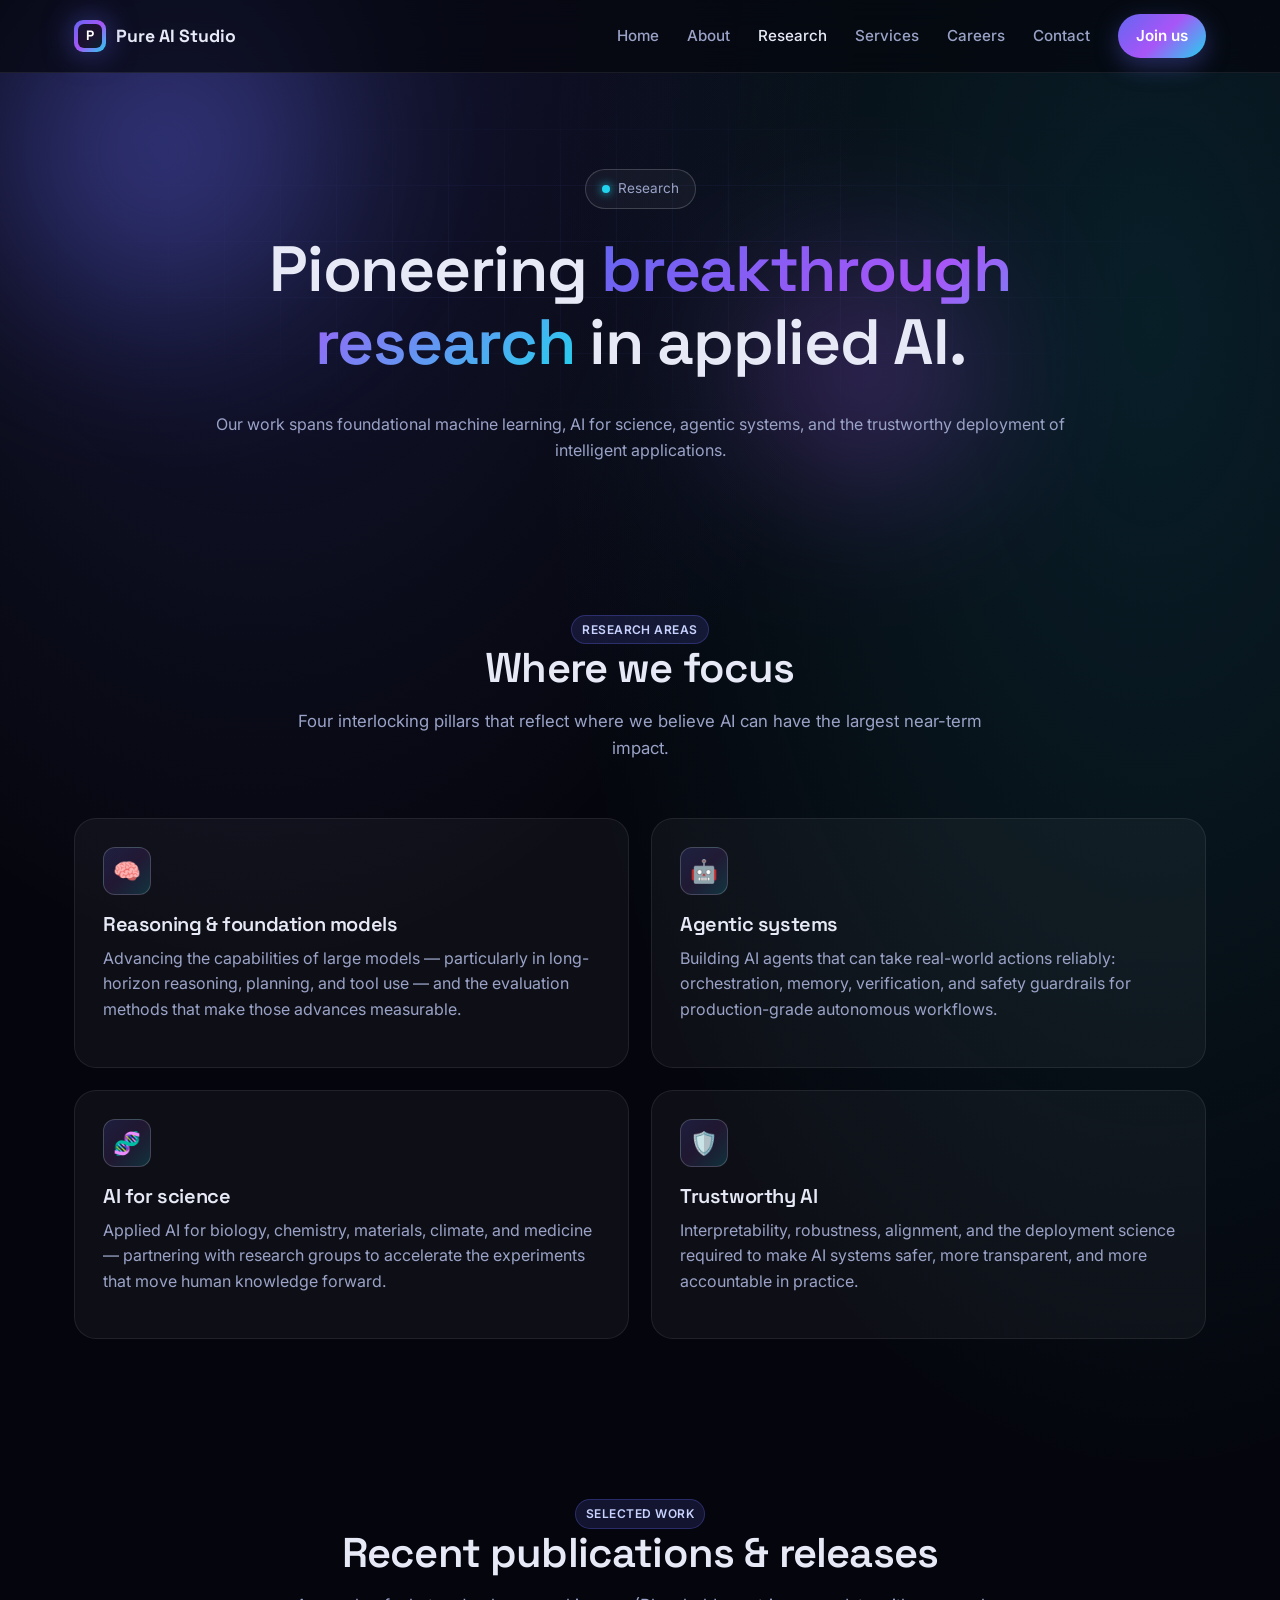
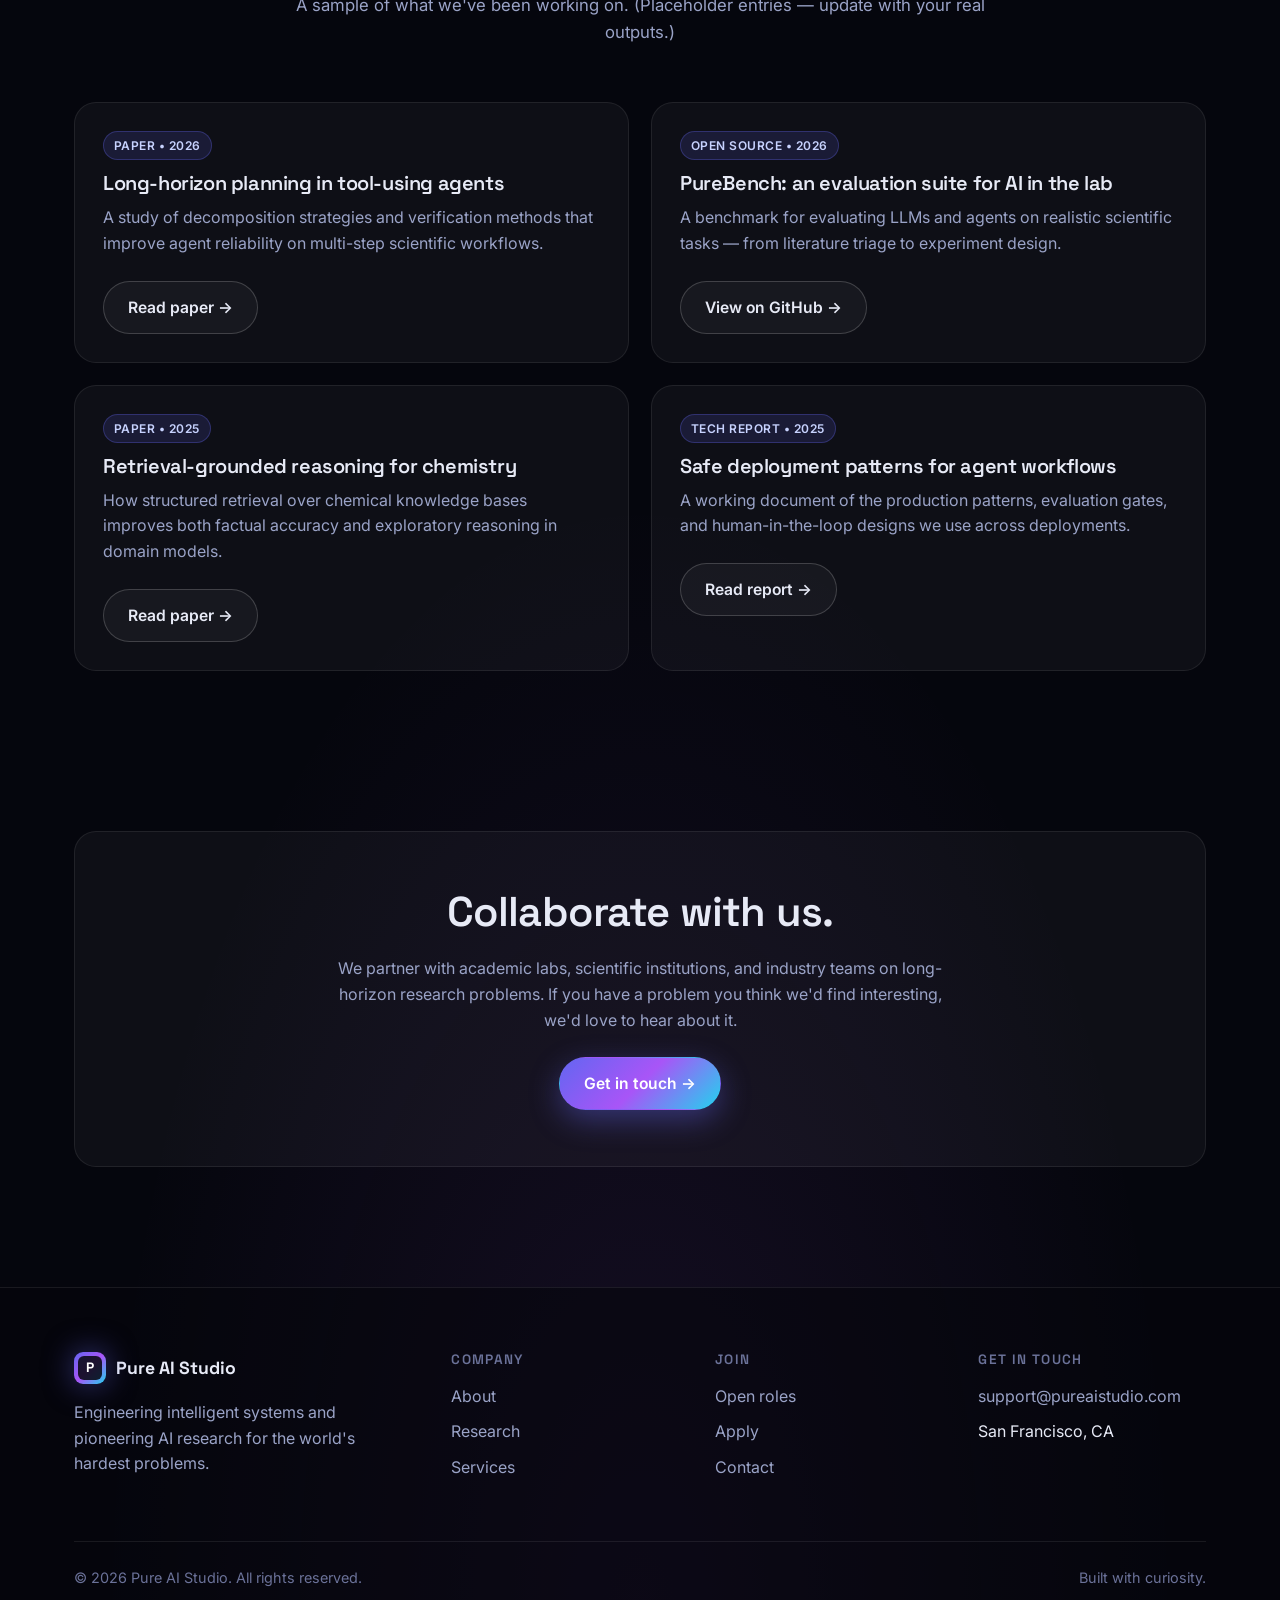
<file: research.html>
<!DOCTYPE html>
<html lang="en">
<head>
<meta charset="UTF-8" />
<meta name="viewport" content="width=device-width, initial-scale=1" />
<title>Research — Pure AI Studio</title>
<meta name="description" content="Pure AI Studio research spans foundational ML, AI for science, agentic systems, and trustworthy AI." />
<link rel="preconnect" href="https://fonts.googleapis.com">
<link rel="preconnect" href="https://fonts.gstatic.com" crossorigin>
<link href="https://fonts.googleapis.com/css2?family=Inter:wght@400;500;600;700&family=Space+Grotesk:wght@500;600;700&display=swap" rel="stylesheet">
<link rel="stylesheet" href="styles.css" />
</head>
<body>

<nav class="nav">
  <div class="nav-inner">
    <a class="brand" href="index.html">
      <span class="brand-logo"><span>P</span></span>
      Pure AI Studio
    </a>
    <button class="nav-toggle" aria-label="Toggle menu">☰</button>
    <div class="nav-links">
      <a href="index.html">Home</a>
      <a href="about.html">About</a>
      <a href="research.html">Research</a>
      <a href="services.html">Services</a>
      <a href="careers.html">Careers</a>
      <a href="contact.html">Contact</a>
      <a class="nav-cta" href="careers.html">Join us</a>
    </div>
  </div>
</nav>

<header class="page-header">
  <div class="hero-grid"></div>
  <div class="hero-orb o1"></div>
  <div class="hero-orb o3"></div>
  <div class="container hero-inner">
    <div class="eyebrow"><span class="dot"></span> Research</div>
    <h1>Pioneering <span class="gradient-text">breakthrough research</span> in applied AI.</h1>
    <p class="lead">Our work spans foundational machine learning, AI for science, agentic systems, and the trustworthy deployment of intelligent applications.</p>
  </div>
</header>

<!-- AREAS -->
<section>
  <div class="container">
    <div class="section-head fade-in">
      <span class="tag">Research areas</span>
      <h2>Where we focus</h2>
      <p>Four interlocking pillars that reflect where we believe AI can have the largest near-term impact.</p>
    </div>

    <div class="grid cols-2">
      <article class="card fade-in">
        <div class="card-icon">🧠</div>
        <h3>Reasoning & foundation models</h3>
        <p>Advancing the capabilities of large models — particularly in long-horizon reasoning, planning, and tool use — and the evaluation methods that make those advances measurable.</p>
      </article>
      <article class="card fade-in">
        <div class="card-icon">🤖</div>
        <h3>Agentic systems</h3>
        <p>Building AI agents that can take real-world actions reliably: orchestration, memory, verification, and safety guardrails for production-grade autonomous workflows.</p>
      </article>
      <article class="card fade-in">
        <div class="card-icon">🧬</div>
        <h3>AI for science</h3>
        <p>Applied AI for biology, chemistry, materials, climate, and medicine — partnering with research groups to accelerate the experiments that move human knowledge forward.</p>
      </article>
      <article class="card fade-in">
        <div class="card-icon">🛡️</div>
        <h3>Trustworthy AI</h3>
        <p>Interpretability, robustness, alignment, and the deployment science required to make AI systems safer, more transparent, and more accountable in practice.</p>
      </article>
    </div>
  </div>
</section>

<!-- PUBLICATIONS / UPDATES -->
<section>
  <div class="container">
    <div class="section-head fade-in">
      <span class="tag">Selected work</span>
      <h2>Recent publications & releases</h2>
      <p>A sample of what we've been working on. (Placeholder entries — update with your real outputs.)</p>
    </div>

    <div class="grid cols-2">
      <article class="card fade-in">
        <span class="tag">Paper • 2026</span>
        <h3 style="margin-top:12px">Long-horizon planning in tool-using agents</h3>
        <p>A study of decomposition strategies and verification methods that improve agent reliability on multi-step scientific workflows.</p>
        <a href="#" class="btn btn-ghost" style="margin-top:8px;">Read paper →</a>
      </article>
      <article class="card fade-in">
        <span class="tag">Open source • 2026</span>
        <h3 style="margin-top:12px">PureBench: an evaluation suite for AI in the lab</h3>
        <p>A benchmark for evaluating LLMs and agents on realistic scientific tasks — from literature triage to experiment design.</p>
        <a href="#" class="btn btn-ghost" style="margin-top:8px;">View on GitHub →</a>
      </article>
      <article class="card fade-in">
        <span class="tag">Paper • 2025</span>
        <h3 style="margin-top:12px">Retrieval-grounded reasoning for chemistry</h3>
        <p>How structured retrieval over chemical knowledge bases improves both factual accuracy and exploratory reasoning in domain models.</p>
        <a href="#" class="btn btn-ghost" style="margin-top:8px;">Read paper →</a>
      </article>
      <article class="card fade-in">
        <span class="tag">Tech report • 2025</span>
        <h3 style="margin-top:12px">Safe deployment patterns for agent workflows</h3>
        <p>A working document of the production patterns, evaluation gates, and human-in-the-loop designs we use across deployments.</p>
        <a href="#" class="btn btn-ghost" style="margin-top:8px;">Read report →</a>
      </article>
    </div>
  </div>
</section>

<!-- COLLABORATE -->
<section>
  <div class="container">
    <div class="card fade-in" style="text-align:center; padding:56px 28px;">
      <h2>Collaborate with us.</h2>
      <p style="max-width:640px; margin: 0 auto 24px;">
        We partner with academic labs, scientific institutions, and industry teams on long-horizon
        research problems. If you have a problem you think we'd find interesting, we'd love to hear about it.
      </p>
      <a class="btn btn-primary" href="contact.html">Get in touch →</a>
    </div>
  </div>
</section>

<footer class="footer">
  <div class="container">
    <div class="footer-grid">
      <div>
        <a class="brand" href="index.html" style="margin-bottom:16px">
          <span class="brand-logo"><span>P</span></span>
          Pure AI Studio
        </a>
        <p style="margin-top:14px; max-width:340px;">Engineering intelligent systems and pioneering AI research for the world's hardest problems.</p>
      </div>
      <div>
        <h4>Company</h4>
        <ul>
          <li><a href="about.html">About</a></li>
          <li><a href="research.html">Research</a></li>
          <li><a href="services.html">Services</a></li>
        </ul>
      </div>
      <div>
        <h4>Join</h4>
        <ul>
          <li><a href="careers.html">Open roles</a></li>
          <li><a href="careers.html#apply">Apply</a></li>
          <li><a href="contact.html">Contact</a></li>
        </ul>
      </div>
      <div>
        <h4>Get in touch</h4>
        <ul>
          <li><a href="mailto:support@pureaistudio.com">support@pureaistudio.com</a></li>
          <li>San Francisco, CA</li>
        </ul>
      </div>
    </div>
    <div class="footer-bottom">
      <span>© <span id="year"></span> Pure AI Studio. All rights reserved.</span>
      <span>Built with curiosity.</span>
    </div>
  </div>
</footer>

<script src="script.js"></script>
</body>
</html>
</file>
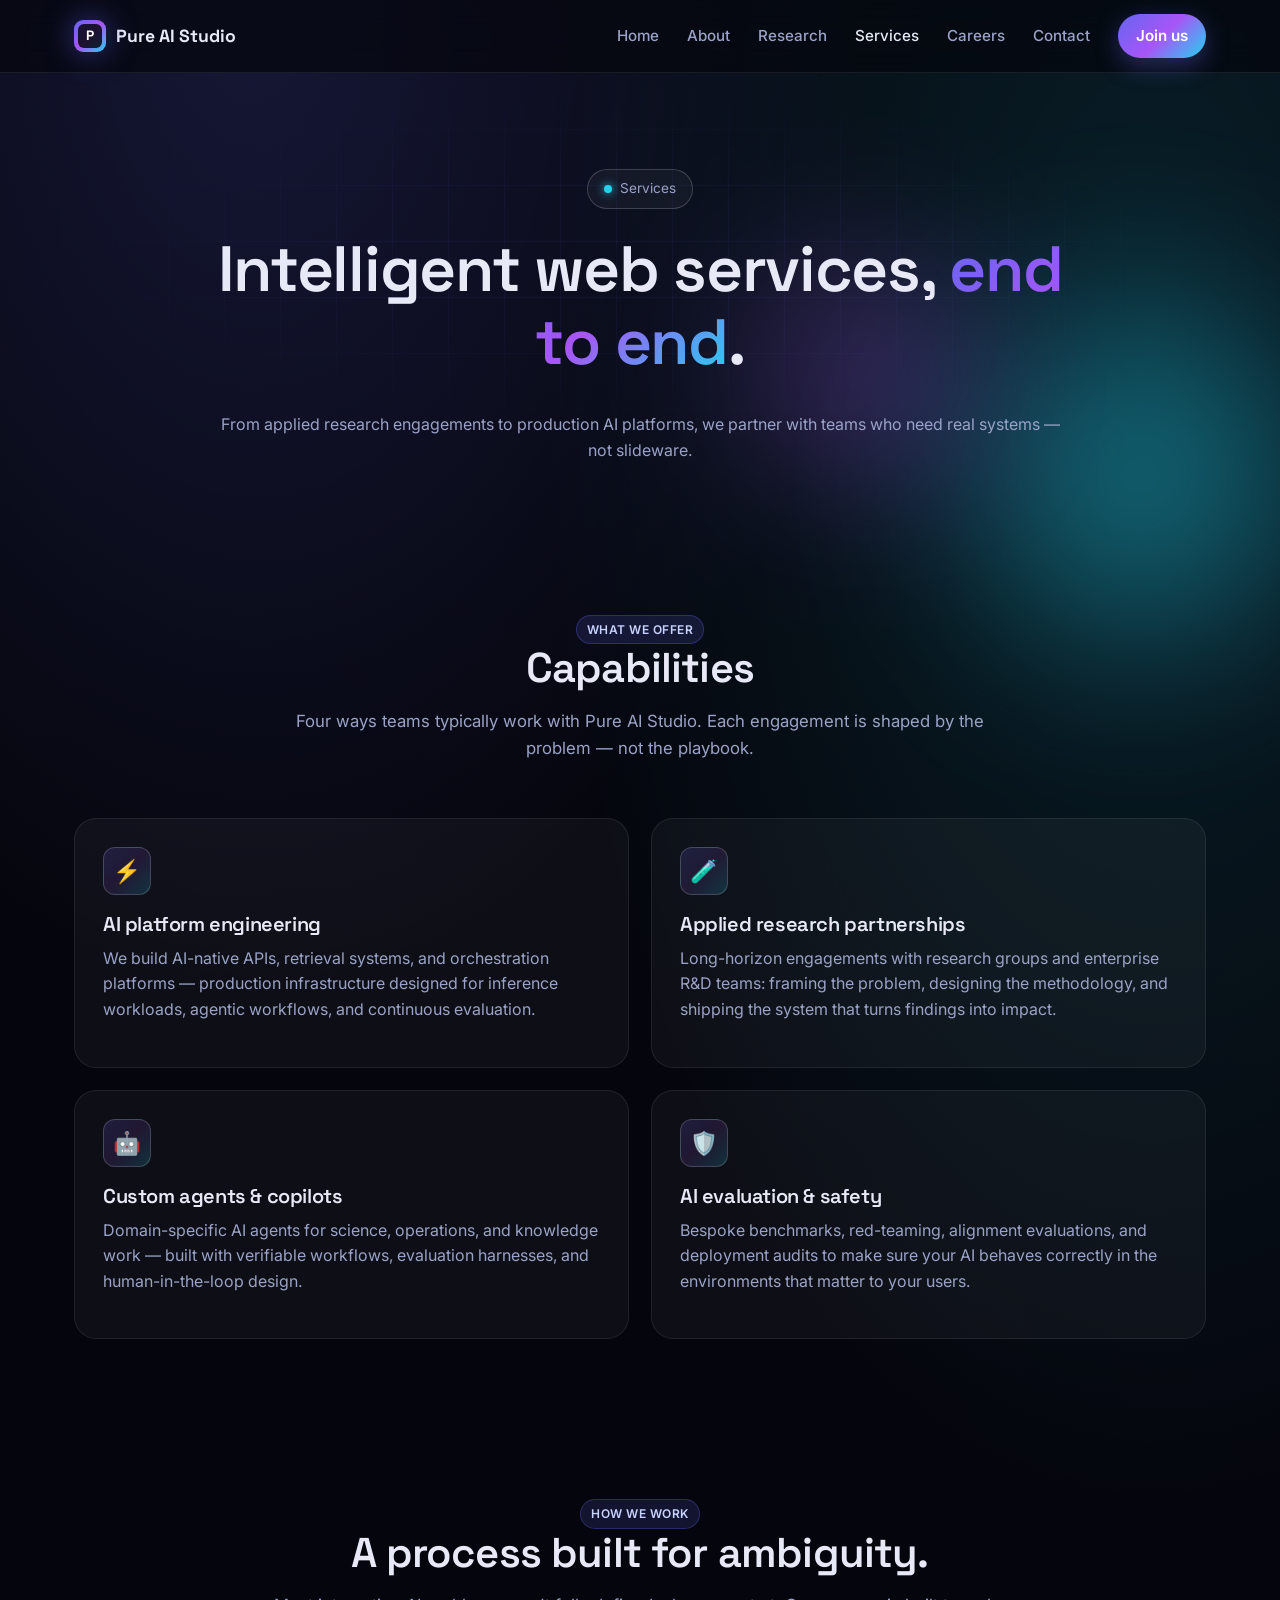
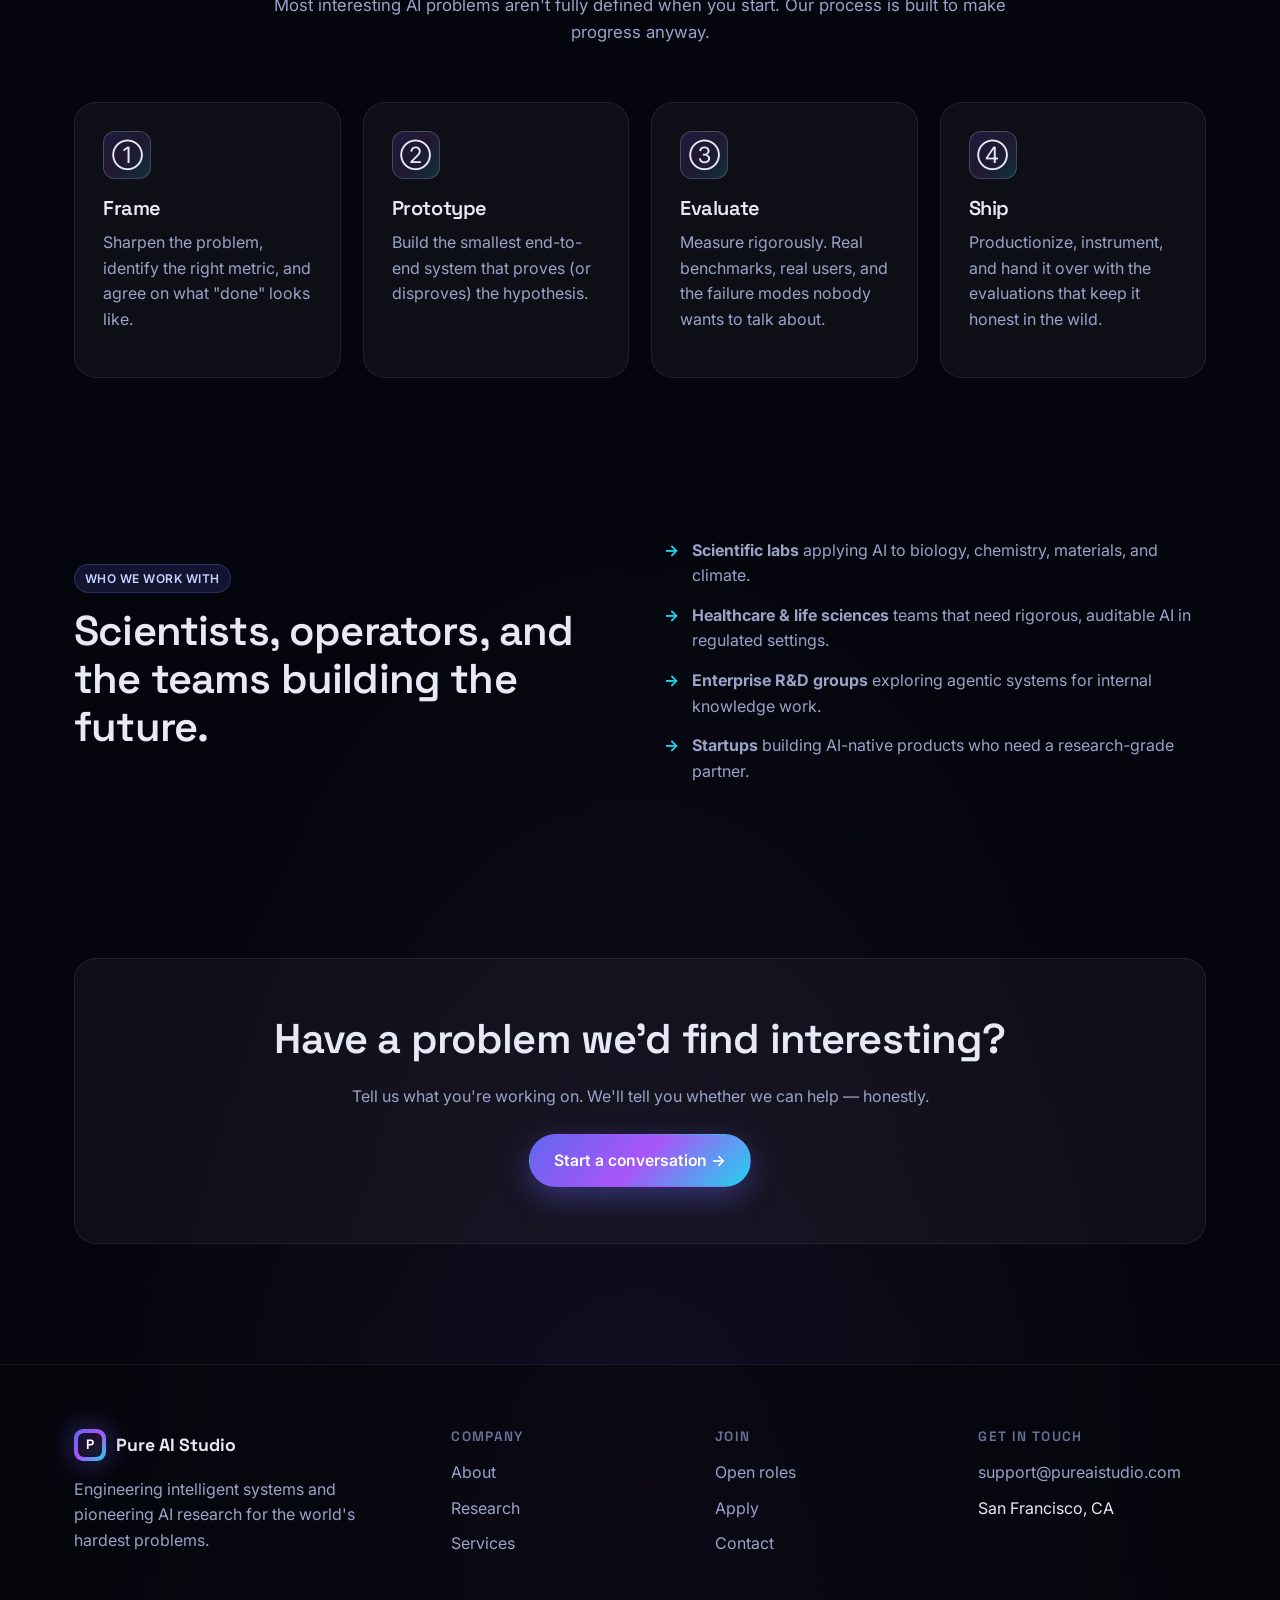
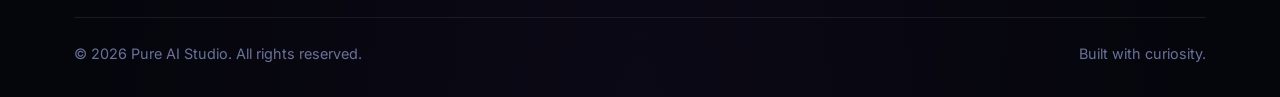
<file: services.html>
<!DOCTYPE html>
<html lang="en">
<head>
<meta charset="UTF-8" />
<meta name="viewport" content="width=device-width, initial-scale=1" />
<title>Services — Pure AI Studio</title>
<meta name="description" content="Pure AI Studio designs and ships intelligent web services, AI agents, and applied research collaborations." />
<link rel="preconnect" href="https://fonts.googleapis.com">
<link rel="preconnect" href="https://fonts.gstatic.com" crossorigin>
<link href="https://fonts.googleapis.com/css2?family=Inter:wght@400;500;600;700&family=Space+Grotesk:wght@500;600;700&display=swap" rel="stylesheet">
<link rel="stylesheet" href="styles.css" />
</head>
<body>

<nav class="nav">
  <div class="nav-inner">
    <a class="brand" href="index.html">
      <span class="brand-logo"><span>P</span></span>
      Pure AI Studio
    </a>
    <button class="nav-toggle" aria-label="Toggle menu">☰</button>
    <div class="nav-links">
      <a href="index.html">Home</a>
      <a href="about.html">About</a>
      <a href="research.html">Research</a>
      <a href="services.html">Services</a>
      <a href="careers.html">Careers</a>
      <a href="contact.html">Contact</a>
      <a class="nav-cta" href="careers.html">Join us</a>
    </div>
  </div>
</nav>

<header class="page-header">
  <div class="hero-grid"></div>
  <div class="hero-orb o2"></div>
  <div class="hero-orb o3"></div>
  <div class="container hero-inner">
    <div class="eyebrow"><span class="dot"></span> Services</div>
    <h1>Intelligent web services, <span class="gradient-text">end to end</span>.</h1>
    <p class="lead">From applied research engagements to production AI platforms, we partner with teams who need real systems — not slideware.</p>
  </div>
</header>

<!-- SERVICES -->
<section>
  <div class="container">
    <div class="section-head fade-in">
      <span class="tag">What we offer</span>
      <h2>Capabilities</h2>
      <p>Four ways teams typically work with Pure AI Studio. Each engagement is shaped by the problem — not the playbook.</p>
    </div>

    <div class="grid cols-2">
      <article class="card fade-in">
        <div class="card-icon">⚡</div>
        <h3>AI platform engineering</h3>
        <p>We build AI-native APIs, retrieval systems, and orchestration platforms — production infrastructure designed for inference workloads, agentic workflows, and continuous evaluation.</p>
      </article>
      <article class="card fade-in">
        <div class="card-icon">🧪</div>
        <h3>Applied research partnerships</h3>
        <p>Long-horizon engagements with research groups and enterprise R&D teams: framing the problem, designing the methodology, and shipping the system that turns findings into impact.</p>
      </article>
      <article class="card fade-in">
        <div class="card-icon">🤖</div>
        <h3>Custom agents & copilots</h3>
        <p>Domain-specific AI agents for science, operations, and knowledge work — built with verifiable workflows, evaluation harnesses, and human-in-the-loop design.</p>
      </article>
      <article class="card fade-in">
        <div class="card-icon">🛡️</div>
        <h3>AI evaluation & safety</h3>
        <p>Bespoke benchmarks, red-teaming, alignment evaluations, and deployment audits to make sure your AI behaves correctly in the environments that matter to your users.</p>
      </article>
    </div>
  </div>
</section>

<!-- PROCESS -->
<section>
  <div class="container">
    <div class="section-head fade-in">
      <span class="tag">How we work</span>
      <h2>A process built for ambiguity.</h2>
      <p>Most interesting AI problems aren't fully defined when you start. Our process is built to make progress anyway.</p>
    </div>

    <div class="grid cols-4">
      <article class="card fade-in">
        <div class="card-icon">①</div>
        <h3>Frame</h3>
        <p>Sharpen the problem, identify the right metric, and agree on what "done" looks like.</p>
      </article>
      <article class="card fade-in">
        <div class="card-icon">②</div>
        <h3>Prototype</h3>
        <p>Build the smallest end-to-end system that proves (or disproves) the hypothesis.</p>
      </article>
      <article class="card fade-in">
        <div class="card-icon">③</div>
        <h3>Evaluate</h3>
        <p>Measure rigorously. Real benchmarks, real users, and the failure modes nobody wants to talk about.</p>
      </article>
      <article class="card fade-in">
        <div class="card-icon">④</div>
        <h3>Ship</h3>
        <p>Productionize, instrument, and hand it over with the evaluations that keep it honest in the wild.</p>
      </article>
    </div>
  </div>
</section>

<!-- WHO WE WORK WITH -->
<section>
  <div class="container">
    <div class="grid cols-2" style="gap:48px; align-items:center;">
      <div class="fade-in">
        <span class="tag">Who we work with</span>
        <h2 style="margin-top:14px">Scientists, operators, and the teams building the future.</h2>
      </div>
      <div class="fade-in">
        <ul class="value-list">
          <li><strong>Scientific labs</strong> applying AI to biology, chemistry, materials, and climate.</li>
          <li><strong>Healthcare & life sciences</strong> teams that need rigorous, auditable AI in regulated settings.</li>
          <li><strong>Enterprise R&D groups</strong> exploring agentic systems for internal knowledge work.</li>
          <li><strong>Startups</strong> building AI-native products who need a research-grade partner.</li>
        </ul>
      </div>
    </div>
  </div>
</section>

<!-- CTA -->
<section>
  <div class="container">
    <div class="card fade-in" style="text-align:center; padding:56px 28px;">
      <h2>Have a problem we'd find interesting?</h2>
      <p style="max-width:600px; margin: 0 auto 24px;">
        Tell us what you're working on. We'll tell you whether we can help — honestly.
      </p>
      <a class="btn btn-primary" href="contact.html">Start a conversation →</a>
    </div>
  </div>
</section>

<footer class="footer">
  <div class="container">
    <div class="footer-grid">
      <div>
        <a class="brand" href="index.html" style="margin-bottom:16px">
          <span class="brand-logo"><span>P</span></span>
          Pure AI Studio
        </a>
        <p style="margin-top:14px; max-width:340px;">Engineering intelligent systems and pioneering AI research for the world's hardest problems.</p>
      </div>
      <div>
        <h4>Company</h4>
        <ul>
          <li><a href="about.html">About</a></li>
          <li><a href="research.html">Research</a></li>
          <li><a href="services.html">Services</a></li>
        </ul>
      </div>
      <div>
        <h4>Join</h4>
        <ul>
          <li><a href="careers.html">Open roles</a></li>
          <li><a href="careers.html#apply">Apply</a></li>
          <li><a href="contact.html">Contact</a></li>
        </ul>
      </div>
      <div>
        <h4>Get in touch</h4>
        <ul>
          <li><a href="mailto:support@pureaistudio.com">support@pureaistudio.com</a></li>
          <li>San Francisco, CA</li>
        </ul>
      </div>
    </div>
    <div class="footer-bottom">
      <span>© <span id="year"></span> Pure AI Studio. All rights reserved.</span>
      <span>Built with curiosity.</span>
    </div>
  </div>
</footer>

<script src="script.js"></script>
</body>
</html>
</file>
<file: styles.css>
/* ============================================
   Pure AI Studio — Global Styles
   Modern dark-tech theme
   ============================================ */

:root {
  --bg-0: #05060d;
  --bg-1: #0a0c18;
  --bg-2: #11142a;
  --surface: rgba(255, 255, 255, 0.04);
  --surface-strong: rgba(255, 255, 255, 0.08);
  --border: rgba(255, 255, 255, 0.08);
  --border-strong: rgba(255, 255, 255, 0.18);
  --text: #e7eaf6;
  --text-dim: #9aa3c7;
  --text-mute: #6b7299;
  --accent: #6366f1;
  --accent-2: #22d3ee;
  --accent-3: #a855f7;
  --gradient: linear-gradient(135deg, #6366f1 0%, #a855f7 50%, #22d3ee 100%);
  --gradient-soft: linear-gradient(135deg, rgba(99,102,241,0.18), rgba(168,85,247,0.12), rgba(34,211,238,0.18));
  --radius: 14px;
  --radius-lg: 22px;
  --shadow: 0 20px 60px rgba(0, 0, 0, 0.5);
  --max-w: 1180px;
}

* { box-sizing: border-box; }

html, body {
  margin: 0;
  padding: 0;
  background: var(--bg-0);
  color: var(--text);
  font-family: 'Inter', -apple-system, BlinkMacSystemFont, 'Segoe UI', Roboto, Helvetica, Arial, sans-serif;
  line-height: 1.6;
  -webkit-font-smoothing: antialiased;
  scroll-behavior: smooth;
}

body {
  overflow-x: hidden;
  background:
    radial-gradient(ellipse 80% 50% at 20% 0%, rgba(99,102,241,0.18), transparent 60%),
    radial-gradient(ellipse 80% 60% at 90% 10%, rgba(34,211,238,0.12), transparent 60%),
    radial-gradient(ellipse 60% 50% at 50% 100%, rgba(168,85,247,0.10), transparent 70%),
    var(--bg-0);
}

a { color: var(--accent-2); text-decoration: none; transition: color .2s; }
a:hover { color: var(--text); }

img { max-width: 100%; display: block; }

h1, h2, h3, h4 {
  font-family: 'Space Grotesk', 'Inter', sans-serif;
  font-weight: 600;
  letter-spacing: -0.02em;
  line-height: 1.15;
  margin: 0 0 0.5em;
}

h1 { font-size: clamp(2.4rem, 5vw, 4rem); }
h2 { font-size: clamp(1.8rem, 3.4vw, 2.6rem); }
h3 { font-size: 1.25rem; }

p { margin: 0 0 1em; color: var(--text-dim); }

.container {
  max-width: var(--max-w);
  margin: 0 auto;
  padding: 0 24px;
}

.gradient-text {
  background: var(--gradient);
  -webkit-background-clip: text;
  background-clip: text;
  color: transparent;
  -webkit-text-fill-color: transparent;
}

/* ====== Nav ====== */
.nav {
  position: sticky;
  top: 0;
  z-index: 50;
  backdrop-filter: blur(14px);
  -webkit-backdrop-filter: blur(14px);
  background: rgba(5, 6, 13, 0.7);
  border-bottom: 1px solid var(--border);
}

.nav-inner {
  display: flex;
  align-items: center;
  justify-content: space-between;
  height: 72px;
  max-width: var(--max-w);
  margin: 0 auto;
  padding: 0 24px;
}

.brand {
  display: flex;
  align-items: center;
  gap: 10px;
  font-family: 'Space Grotesk', sans-serif;
  font-weight: 700;
  font-size: 1.1rem;
  color: var(--text);
}

.brand-logo {
  width: 32px;
  height: 32px;
  border-radius: 9px;
  background: var(--gradient);
  display: grid;
  place-items: center;
  box-shadow: 0 0 30px rgba(99,102,241,0.5);
  position: relative;
}
.brand-logo::after {
  content: '';
  position: absolute;
  inset: 4px;
  border-radius: 6px;
  background: rgba(5,6,13,0.85);
}
.brand-logo span {
  position: relative;
  font-weight: 800;
  color: #fff;
  font-size: 0.85rem;
  z-index: 1;
}

.nav-links {
  display: flex;
  align-items: center;
  gap: 28px;
}
.nav-links a {
  color: var(--text-dim);
  font-size: 0.95rem;
  font-weight: 500;
  transition: color .2s;
}
.nav-links a:hover,
.nav-links a.active {
  color: var(--text);
}
.nav-links .nav-cta {
  background: var(--gradient);
  color: #fff;
  padding: 10px 18px;
  border-radius: 999px;
  font-weight: 600;
  box-shadow: 0 8px 24px rgba(99,102,241,0.35);
}
.nav-links .nav-cta:hover {
  filter: brightness(1.1);
  color: #fff;
}

.nav-toggle {
  display: none;
  background: none;
  border: none;
  color: var(--text);
  font-size: 1.6rem;
  cursor: pointer;
}

@media (max-width: 860px) {
  .nav-links {
    position: absolute;
    top: 72px;
    left: 0;
    right: 0;
    flex-direction: column;
    background: rgba(10, 12, 24, 0.98);
    border-bottom: 1px solid var(--border);
    padding: 24px;
    gap: 18px;
    transform: translateY(-110%);
    transition: transform .3s ease;
  }
  .nav-links.open { transform: translateY(0); }
  .nav-toggle { display: block; }
}

/* ====== Hero ====== */
.hero {
  position: relative;
  padding: 96px 0 80px;
  overflow: hidden;
}
.hero-grid {
  position: absolute;
  inset: 0;
  background-image:
    linear-gradient(rgba(99,102,241,0.06) 1px, transparent 1px),
    linear-gradient(90deg, rgba(99,102,241,0.06) 1px, transparent 1px);
  background-size: 56px 56px;
  mask-image: radial-gradient(ellipse 60% 50% at 50% 40%, #000 30%, transparent 80%);
  -webkit-mask-image: radial-gradient(ellipse 60% 50% at 50% 40%, #000 30%, transparent 80%);
  pointer-events: none;
}
.hero-orb {
  position: absolute;
  width: 520px;
  height: 520px;
  border-radius: 50%;
  filter: blur(80px);
  opacity: 0.55;
  pointer-events: none;
  animation: float 14s ease-in-out infinite;
}
.hero-orb.o1 { top: -180px; left: -100px; background: radial-gradient(circle, #6366f1, transparent 65%); }
.hero-orb.o2 { bottom: -200px; right: -120px; background: radial-gradient(circle, #22d3ee, transparent 65%); animation-delay: -7s; }
.hero-orb.o3 { top: 30%; right: 20%; width: 320px; height: 320px; background: radial-gradient(circle, #a855f7, transparent 65%); animation-delay: -3s; }

@keyframes float {
  0%, 100% { transform: translate(0, 0); }
  50% { transform: translate(20px, -30px); }
}

.hero-inner {
  position: relative;
  text-align: center;
  max-width: 900px;
  margin: 0 auto;
}

.eyebrow {
  display: inline-flex;
  align-items: center;
  gap: 8px;
  padding: 8px 16px;
  border-radius: 999px;
  background: var(--surface);
  border: 1px solid var(--border-strong);
  font-size: 0.85rem;
  color: var(--text-dim);
  margin-bottom: 24px;
}
.eyebrow .dot {
  width: 8px; height: 8px; border-radius: 50%;
  background: #22d3ee;
  box-shadow: 0 0 10px #22d3ee;
}

.hero h1 { margin-bottom: 24px; }

.hero p.lead {
  font-size: 1.2rem;
  color: var(--text-dim);
  max-width: 720px;
  margin: 0 auto 36px;
}

.cta-row {
  display: flex;
  gap: 14px;
  justify-content: center;
  flex-wrap: wrap;
}

.btn {
  display: inline-flex;
  align-items: center;
  gap: 8px;
  padding: 13px 24px;
  border-radius: 999px;
  font-weight: 600;
  font-size: 0.98rem;
  border: 1px solid transparent;
  cursor: pointer;
  transition: transform .15s, filter .15s, background .2s;
}
.btn-primary {
  background: var(--gradient);
  color: #fff;
  box-shadow: 0 10px 30px rgba(99,102,241,0.4);
}
.btn-primary:hover { filter: brightness(1.1); transform: translateY(-1px); color: #fff; }

.btn-ghost {
  background: var(--surface);
  color: var(--text);
  border-color: var(--border-strong);
}
.btn-ghost:hover { background: var(--surface-strong); color: var(--text); }

/* ====== Section primitives ====== */
section { padding: 80px 0; position: relative; }
.section-head { text-align: center; max-width: 740px; margin: 0 auto 56px; }
.section-head h2 { margin-bottom: 16px; }
.section-head p { color: var(--text-dim); font-size: 1.05rem; }

.grid {
  display: grid;
  gap: 22px;
}
.grid.cols-3 { grid-template-columns: repeat(3, 1fr); }
.grid.cols-2 { grid-template-columns: repeat(2, 1fr); }
.grid.cols-4 { grid-template-columns: repeat(4, 1fr); }
@media (max-width: 900px) {
  .grid.cols-3, .grid.cols-4 { grid-template-columns: repeat(2, 1fr); }
}
@media (max-width: 600px) {
  .grid.cols-2, .grid.cols-3, .grid.cols-4 { grid-template-columns: 1fr; }
}

.card {
  background: var(--surface);
  border: 1px solid var(--border);
  border-radius: var(--radius-lg);
  padding: 28px;
  transition: transform .25s ease, border-color .25s ease, background .25s ease;
  position: relative;
  overflow: hidden;
}
.card:hover {
  transform: translateY(-4px);
  border-color: var(--border-strong);
  background: var(--surface-strong);
}
.card::before {
  content: '';
  position: absolute;
  inset: 0;
  background: var(--gradient-soft);
  opacity: 0;
  transition: opacity .25s;
  pointer-events: none;
}
.card:hover::before { opacity: 0.5; }
.card > * { position: relative; }

.card-icon {
  width: 48px;
  height: 48px;
  border-radius: 12px;
  background: var(--gradient-soft);
  display: grid;
  place-items: center;
  margin-bottom: 18px;
  font-size: 1.4rem;
  border: 1px solid var(--border-strong);
}

.card h3 { color: var(--text); }

.tag {
  display: inline-block;
  padding: 4px 10px;
  border-radius: 999px;
  font-size: 0.75rem;
  font-weight: 600;
  letter-spacing: 0.04em;
  text-transform: uppercase;
  background: rgba(99,102,241,0.15);
  color: #c7d2fe;
  border: 1px solid rgba(99,102,241,0.3);
}

/* ====== Stats ====== */
.stats {
  display: grid;
  grid-template-columns: repeat(4, 1fr);
  gap: 24px;
  padding: 40px;
  background: var(--surface);
  border: 1px solid var(--border);
  border-radius: var(--radius-lg);
}
.stat-num {
  font-family: 'Space Grotesk', sans-serif;
  font-size: 2.4rem;
  font-weight: 700;
  background: var(--gradient);
  -webkit-background-clip: text;
  background-clip: text;
  color: transparent;
  -webkit-text-fill-color: transparent;
  margin-bottom: 4px;
}
.stat-label { color: var(--text-dim); font-size: 0.92rem; }
@media (max-width: 700px) { .stats { grid-template-columns: repeat(2, 1fr); padding: 28px; } }

/* ====== Footer ====== */
.footer {
  border-top: 1px solid var(--border);
  padding: 64px 0 32px;
  margin-top: 40px;
  background: rgba(5,6,13,0.6);
}
.footer-grid {
  display: grid;
  grid-template-columns: 1.5fr 1fr 1fr 1fr;
  gap: 36px;
}
@media (max-width: 800px) {
  .footer-grid { grid-template-columns: 1fr 1fr; }
}
.footer h4 {
  font-size: 0.85rem;
  text-transform: uppercase;
  letter-spacing: 0.1em;
  color: var(--text-mute);
  margin-bottom: 16px;
}
.footer ul { list-style: none; padding: 0; margin: 0; }
.footer ul li { margin-bottom: 10px; }
.footer ul a { color: var(--text-dim); }
.footer ul a:hover { color: var(--text); }
.footer-bottom {
  margin-top: 48px;
  padding-top: 24px;
  border-top: 1px solid var(--border);
  display: flex;
  justify-content: space-between;
  flex-wrap: wrap;
  gap: 12px;
  color: var(--text-mute);
  font-size: 0.9rem;
}

/* ====== Forms ====== */
.form {
  background: var(--surface);
  border: 1px solid var(--border);
  border-radius: var(--radius-lg);
  padding: 36px;
}
.form-row {
  display: grid;
  grid-template-columns: 1fr 1fr;
  gap: 18px;
  margin-bottom: 18px;
}
@media (max-width: 600px) { .form-row { grid-template-columns: 1fr; } }

.field { display: flex; flex-direction: column; gap: 8px; margin-bottom: 18px; }
.field label {
  color: var(--text);
  font-size: 0.92rem;
  font-weight: 500;
}
.field .hint { color: var(--text-mute); font-size: 0.82rem; }
.field input,
.field select,
.field textarea {
  background: rgba(0,0,0,0.3);
  border: 1px solid var(--border-strong);
  color: var(--text);
  padding: 12px 14px;
  border-radius: 10px;
  font-family: inherit;
  font-size: 0.98rem;
  outline: none;
  transition: border-color .2s, background .2s;
}
.field input:focus,
.field select:focus,
.field textarea:focus {
  border-color: var(--accent-2);
  background: rgba(0,0,0,0.5);
}
.field textarea { min-height: 130px; resize: vertical; }

.file-drop {
  border: 2px dashed var(--border-strong);
  border-radius: 12px;
  padding: 28px;
  text-align: center;
  cursor: pointer;
  transition: border-color .2s, background .2s;
  background: rgba(0,0,0,0.2);
}
.file-drop:hover, .file-drop.drag {
  border-color: var(--accent-2);
  background: rgba(34,211,238,0.05);
}
.file-drop input[type=file] { display: none; }
.file-drop .file-icon { font-size: 1.8rem; margin-bottom: 8px; }
.file-drop .file-name { color: var(--accent-2); font-size: 0.92rem; margin-top: 8px; }

/* ====== Page header ====== */
.page-header {
  padding: 96px 0 56px;
  text-align: center;
  position: relative;
}

/* ====== Jobs list ====== */
.jobs {
  display: flex;
  flex-direction: column;
  gap: 16px;
}
.job {
  display: grid;
  grid-template-columns: 1fr auto;
  gap: 20px;
  align-items: center;
  background: var(--surface);
  border: 1px solid var(--border);
  border-radius: var(--radius);
  padding: 22px 26px;
  transition: border-color .2s, transform .2s;
}
.job:hover { border-color: var(--border-strong); transform: translateY(-2px); }
.job h3 { margin: 0 0 6px; color: var(--text); }
.job-meta {
  color: var(--text-mute);
  font-size: 0.9rem;
  display: flex;
  flex-wrap: wrap;
  gap: 14px;
}
.job-meta span::before { content: '•'; margin-right: 8px; color: var(--text-mute); }
.job-meta span:first-child::before { content: ''; margin: 0; }
.job-apply {
  background: var(--surface-strong);
  color: var(--text);
  border: 1px solid var(--border-strong);
  padding: 10px 18px;
  border-radius: 999px;
  font-weight: 600;
  font-size: 0.92rem;
  cursor: pointer;
  transition: background .2s;
}
.job-apply:hover { background: var(--gradient); border-color: transparent; }

@media (max-width: 600px) {
  .job { grid-template-columns: 1fr; }
}

/* ====== Misc ====== */
.value-list { list-style: none; padding: 0; margin: 0; }
.value-list li {
  position: relative;
  padding-left: 28px;
  margin-bottom: 14px;
  color: var(--text-dim);
}
.value-list li::before {
  content: '→';
  position: absolute;
  left: 0;
  top: 0;
  color: var(--accent-2);
  font-weight: 700;
}

.notice {
  background: rgba(34,211,238,0.08);
  border: 1px solid rgba(34,211,238,0.25);
  border-radius: 12px;
  padding: 16px 20px;
  color: var(--text-dim);
  font-size: 0.92rem;
}

.success-banner {
  background: rgba(34,197,94,0.10);
  border: 1px solid rgba(34,197,94,0.35);
  color: #bbf7d0;
  border-radius: 12px;
  padding: 16px 20px;
  margin-bottom: 20px;
  display: none;
}
.success-banner.show { display: block; }
.success-banner.error {
  background: rgba(239,68,68,0.10);
  border-color: rgba(239,68,68,0.35);
  color: #fecaca;
}

.fade-in {
  opacity: 0;
  transform: translateY(20px);
  transition: opacity .7s ease, transform .7s ease;
}
.fade-in.visible {
  opacity: 1;
  transform: translateY(0);
}
</file>
